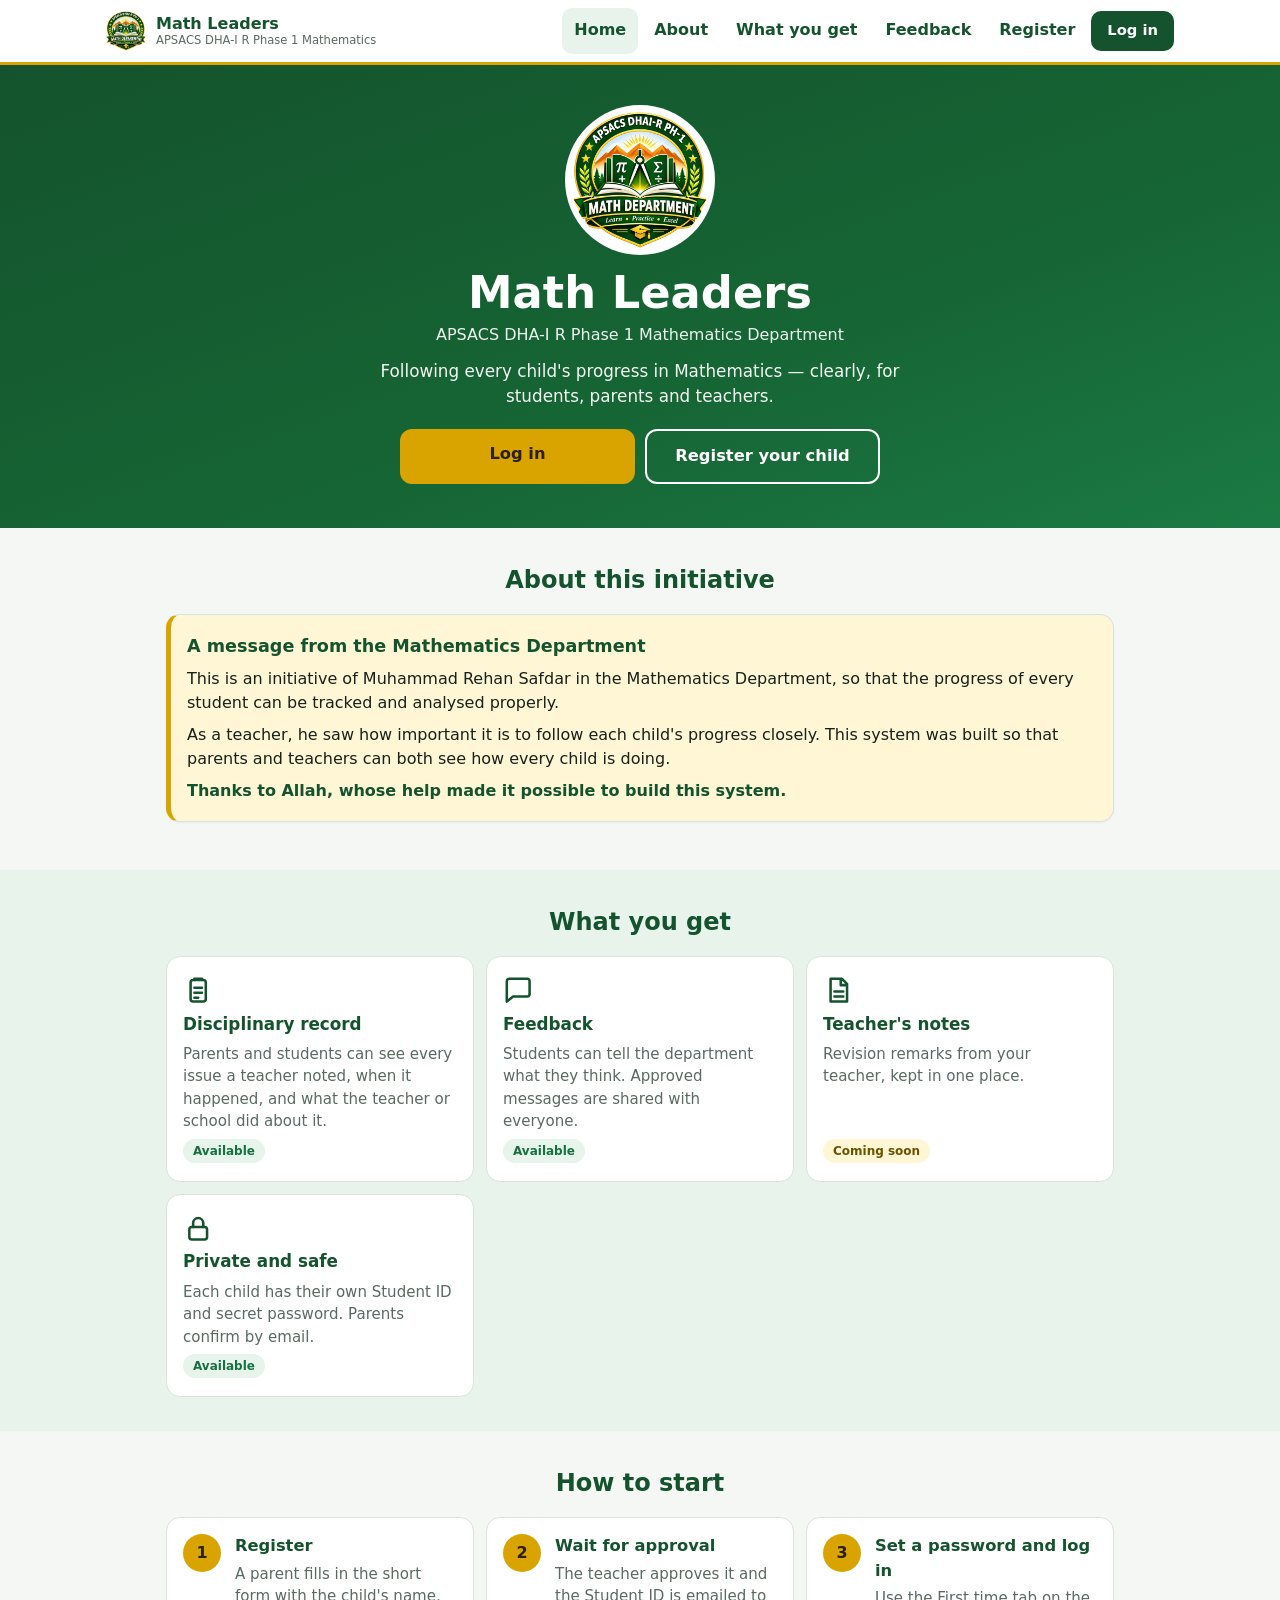
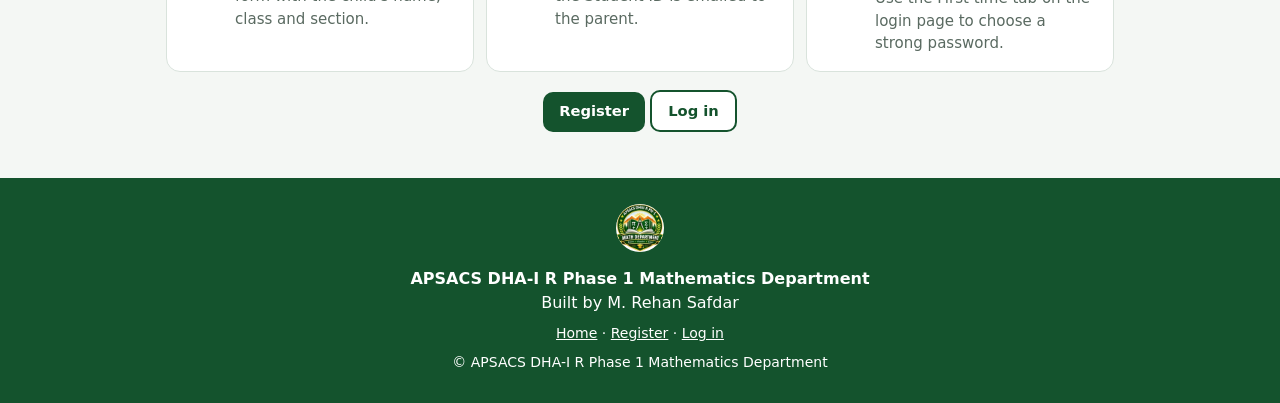
<file: index.html>
<!doctype html>
<html lang="en">
<head>
  <meta charset="utf-8">
  <meta name="viewport" content="width=device-width, initial-scale=1">
  <meta http-equiv="Content-Security-Policy" content="default-src 'self'; script-src 'self'; style-src 'self'; img-src 'self' data:; connect-src 'self' https://script.google.com https://script.googleusercontent.com; base-uri 'none'; form-action 'self'; object-src 'none'">
  <meta name="referrer" content="no-referrer">
  <meta name="theme-color" content="#14532d">
  <title>Math Leaders — APSACS DHA-I R Phase 1 Mathematics Department</title>
  <meta name="description" content="Math Leaders: track every student's progress in Mathematics. APSACS DHA-I R Phase 1 Mathematics Department.">
  <link rel="icon" type="image/png" sizes="32x32" href="assets/img/favicon-32.png">
  <link rel="icon" href="assets/img/favicon.ico">
  <link rel="apple-touch-icon" href="assets/img/apple-touch-icon.png">
  <link rel="stylesheet" href="assets/css/main.css">
</head>
<body data-page="home">
<header id="site-nav"></header>

<section class="landing-hero">
  <div class="container landing-hero__inner">
    <img class="landing-hero__logo" src="assets/img/logo-512.webp" width="150" height="150" alt="APSACS DHA-I R Phase 1 Mathematics Department logo">
    <h1 class="landing-hero__title">Math Leaders</h1>
    <p class="landing-hero__dept">APSACS DHA-I R Phase 1 Mathematics Department</p>
    <p class="landing-hero__tag">Following every child's progress in Mathematics — clearly, for students, parents and teachers.</p>
    <div class="landing-hero__cta">
      <a class="btn btn--gold" id="cta-login" href="login.html">Log in</a>
      <a class="btn btn--ghost btn--onhero" id="cta-register" href="register.html">Register your child</a>
    </div>
  </div>
</section>

<main>
  <section class="section" id="about" aria-labelledby="about-h">
    <div class="container">
      <h2 class="section__title" id="about-h">About this initiative</h2>
      <div id="initiative"></div>
    </div>
  </section>

  <section class="section section--tint" id="features" aria-labelledby="features-h">
    <div class="container">
      <h2 class="section__title" id="features-h">What you get</h2>
      <div class="featuregrid">
        <article class="feature"><span class="feature__ico" aria-hidden="true" data-icon="clipboard"></span><h3>Disciplinary record</h3><p>Parents and students can see every issue a teacher noted, when it happened, and what the teacher or school did about it.</p><span class="feature__tag feature__tag--live">Available</span></article>
        <article class="feature"><span class="feature__ico" aria-hidden="true" data-icon="chat"></span><h3>Feedback</h3><p>Students can tell the department what they think. Approved messages are shared with everyone.</p><span class="feature__tag feature__tag--live">Available</span></article>
        <article class="feature"><span class="feature__ico" aria-hidden="true" data-icon="note"></span><h3>Teacher's notes</h3><p>Revision remarks from your teacher, kept in one place.</p><span class="feature__tag">Coming soon</span></article>
        <article class="feature"><span class="feature__ico" aria-hidden="true" data-icon="lock"></span><h3>Private and safe</h3><p>Each child has their own Student ID and secret password. Parents confirm by email.</p><span class="feature__tag feature__tag--live">Available</span></article>
      </div>
    </div>
  </section>

  <section class="section" id="how" aria-labelledby="how-h">
    <div class="container">
      <h2 class="section__title" id="how-h">How to start</h2>
      <ol class="stepcards">
        <li class="stepcard"><span class="stepcard__n">1</span><div><h3>Register</h3><p>A parent fills in the short form with the child's name, class and section.</p></div></li>
        <li class="stepcard"><span class="stepcard__n">2</span><div><h3>Wait for approval</h3><p>The teacher approves it and the Student ID is emailed to the parent.</p></div></li>
        <li class="stepcard"><span class="stepcard__n">3</span><div><h3>Set a password and log in</h3><p>Use the First time tab on the login page to choose a strong password.</p></div></li>
      </ol>
      <p class="center"><a class="btn btn--small" href="register.html">Register</a> <a class="btn btn--small btn--ghost" href="login.html">Log in</a></p>
    </div>
  </section>

  <section class="section section--tint" id="voices" aria-labelledby="voices-h" hidden>
    <div class="container">
      <h2 class="section__title" id="voices-h">What students say</h2>
      <div class="voices" id="voices-list"></div>
    </div>
  </section>
</main>

<footer class="sitefooter">
  <div class="container">
    <img src="assets/img/logo-128.webp" width="48" height="48" alt="">
    <p><b>APSACS DHA-I R Phase 1 Mathematics Department</b><br>Built by M. Rehan Safdar</p>
    <p class="small"><a href="index.html">Home</a> · <a href="register.html">Register</a> · <a href="login.html">Log in</a></p>
    <p class="small">© APSACS DHA-I R Phase 1 Mathematics Department</p>
  </div>
</footer>
<noscript><div class="notice notice--bad">Please turn on JavaScript to use this site.</div></noscript>
<script src="assets/js/config.js"></script>
<script src="assets/js/storage.js"></script>
<script src="assets/js/ui.js"></script>
<script src="assets/js/api.js"></script>
<script src="assets/js/initiative.js"></script>
<script src="assets/js/datetime.js"></script>
<script src="assets/js/sitenav.js"></script>
<script src="assets/js/index.js"></script>
</body>
</html>
</file>
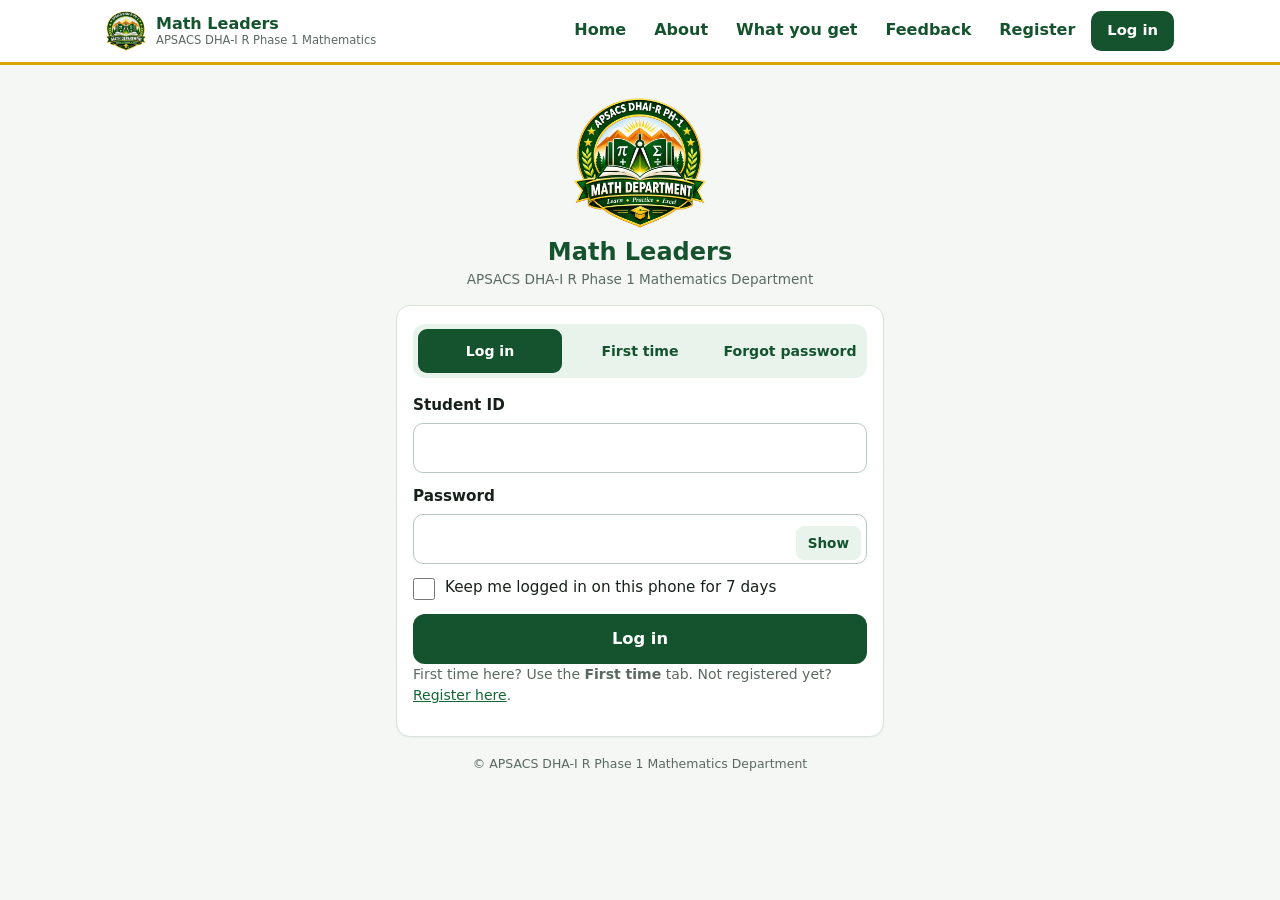
<file: dashboard.html>
<!doctype html>
<html lang="en">
<head>
  <meta charset="utf-8">
  <meta name="viewport" content="width=device-width, initial-scale=1">
  <meta http-equiv="Content-Security-Policy" content="default-src 'self'; script-src 'self'; style-src 'self'; img-src 'self' data:; connect-src 'self' https://script.google.com https://script.googleusercontent.com; base-uri 'none'; form-action 'self'; object-src 'none'">
  <meta name="referrer" content="no-referrer">
  <meta name="theme-color" content="#14532d">
  <title>Home — Math Leaders</title>
  <link rel="icon" type="image/png" sizes="32x32" href="assets/img/favicon-32.png">
  <link rel="icon" href="assets/img/favicon.ico">
  <link rel="apple-touch-icon" href="assets/img/apple-touch-icon.png">
  <link rel="stylesheet" href="assets/css/main.css">
</head>
<body>
<div class="shell">
  <aside class="side" id="app-side" aria-label="Menu"></aside>
  <div class="shell__body">
    <header class="topbar" id="app-header"></header>
    <main class="wrap wrap--app">
      <div id="loading" class="skeleton" aria-label="Loading"></div>
      <div id="home-msg" role="alert" hidden></div>
      <button class="btn btn--ghost" id="retry" type="button" hidden>Try again</button>

      <div id="home" hidden>
        <div class="card hello">
          <p class="greet" id="greet"></p>
          <p><span class="chip" id="chip-class"></span><span class="chip chip--gold" id="chip-section" hidden></span></p>
          <p class="muted small">Student ID: <b id="who"></b></p>
        </div>

        <div id="initiative"></div>
        <div class="notice notice--info" id="reply-note" hidden></div>

        <div class="card">
          <h2>Tests, school record &amp; feedback</h2>
          <ul class="gamelist">
            <li><span class="gamelist__ico" aria-hidden="true" data-icon="target"></span><div><div class="gamelist__t">Tests</div><div class="gamelist__d">Your diagnostic tests and results.</div></div><a class="gamelist__tag gamelist__tag--link" href="tests.html">Open</a></li>
            <li><span class="gamelist__ico" aria-hidden="true" data-icon="bolt"></span><div><div class="gamelist__t">Practice</div><div class="gamelist__d">Extra questions by chapter, with hints and solutions. Not marked.</div></div><a class="gamelist__tag gamelist__tag--link" href="practice.html">Open</a></li>
            <li><span class="gamelist__ico" aria-hidden="true" data-icon="book"></span><div><div class="gamelist__t">Exercises</div><div class="gamelist__d">Textbook exercises and worksheets with written solutions and videos.</div></div><a class="gamelist__tag gamelist__tag--link" href="exercises.html">Open</a></li>
            <li><span class="gamelist__ico" aria-hidden="true" data-icon="pencil"></span><div><div class="gamelist__t">Help &amp; requests</div><div class="gamelist__d">Ask your teacher about a question you did not understand, or ask for a recheck.</div></div><a class="gamelist__tag gamelist__tag--link" href="help.html">Open</a></li>
            <li><span class="gamelist__ico" aria-hidden="true" data-icon="clipboard"></span><div><div class="gamelist__t">Disciplinary issues</div><div class="gamelist__d">Anything your teachers noted, and what was done about it.</div></div><a class="gamelist__tag gamelist__tag--link" href="issues.html">Open</a></li>
            <li><span class="gamelist__ico" aria-hidden="true" data-icon="chat"></span><div><div class="gamelist__t">Feedback</div><div class="gamelist__d">Tell us what you think, and read what others say.</div></div><a class="gamelist__tag gamelist__tag--link" href="feedback.html">Open</a></li>
          </ul>
        </div>

        <div class="card">
          <h2>Teacher's notes</h2>
          <p class="muted">Your teacher's remarks about your copy and your work.</p>
          <ul class="gamelist">
            <li><span class="gamelist__ico" aria-hidden="true" data-icon="note"></span><div><div class="gamelist__t">Teacher's notes</div><div class="gamelist__d">Copy checks and remarks your teacher chose to show you.</div></div><a class="gamelist__tag gamelist__tag--link" href="notes.html">Open</a></li>
          </ul>
        </div>
      </div>
    </main>
  </div>
</div>
<div class="scrim" id="scrim" hidden></div>
<script src="assets/js/config.js"></script>
<script src="assets/js/storage.js"></script>
<script src="assets/js/ui.js"></script>
<script src="assets/js/api.js"></script>
<script src="assets/js/auth.js"></script>
<script src="assets/js/initiative.js"></script>
<script src="assets/js/datetime.js"></script>
<script src="assets/js/router.js"></script>
<script src="assets/js/dashboard.js"></script>
</body>
</html>
</file>
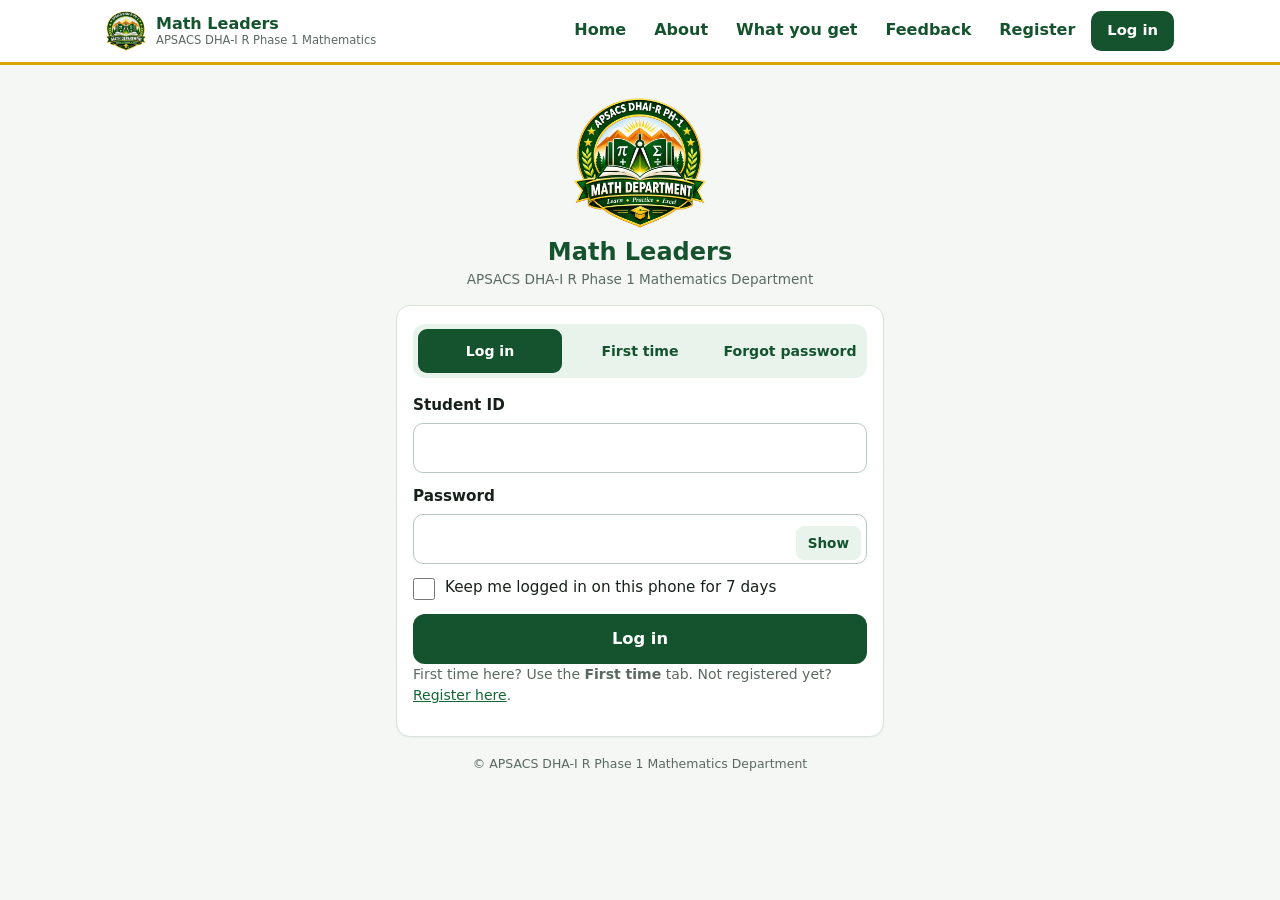
<file: exercises.html>
<!doctype html>
<html lang="en">
<head>
  <meta charset="utf-8">
  <meta name="viewport" content="width=device-width, initial-scale=1">
  <meta http-equiv="Content-Security-Policy" content="default-src 'self'; script-src 'self'; style-src 'self'; img-src 'self' data:; font-src 'self'; frame-src https://www.youtube-nocookie.com; connect-src 'self' https://script.google.com https://script.googleusercontent.com; base-uri 'none'; form-action 'self'; object-src 'none'">
  <meta name="referrer" content="no-referrer">
  <meta name="theme-color" content="#14532d">
  <title>Exercises — Math Leaders</title>
  <link rel="icon" type="image/png" sizes="32x32" href="assets/img/favicon-32.png">
  <link rel="icon" href="assets/img/favicon.ico">
  <link rel="apple-touch-icon" href="assets/img/apple-touch-icon.png">
  <link rel="stylesheet" href="assets/vendor/katex/katex.min.css">
  <link rel="stylesheet" href="assets/css/main.css">
</head>
<body>
<div class="shell">
  <aside class="side" id="app-side" aria-label="Menu"></aside>
  <div class="shell__body">
    <header class="topbar" id="app-header"></header>
    <main class="wrap wrap--app">
      <div id="loading" class="skeleton" aria-label="Loading"></div>
      <div id="page-msg" role="alert" hidden></div>
      <button class="btn btn--ghost" id="retry" type="button" hidden>Try again</button>
      <div id="ex-wrap" hidden>
        <div id="pick">
          <div class="card">
            <h1>Exercises &amp; worksheets</h1>
            <p class="muted">Your textbook exercises and worksheets, with a written solution for every question. Try each question on your own first, then check the solution. Some questions also have a video explanation. Did not understand? Tap “Samajh nahi aya?” under the question.</p>
          </div>
          <div id="chapters" class="list"></div>
          <div class="card" id="none-card" hidden><p class="muted">Your teacher has not added exercises for your class yet. Please check again soon.</p></div>
        </div>
        <div id="run" hidden>
          <div class="card">
            <button class="btn btn--ghost btn--small" id="back" type="button">← All chapters</button>
            <h1 id="run-title"></h1>
            <p class="small muted" id="run-sub"></p>
            <p class="small muted" id="q-count"></p>
          </div>
          <div id="q-list"></div>
          <div class="card" id="q-empty" hidden><p class="muted">There are no questions here yet.</p></div>
          <button class="btn btn--ghost" id="more" type="button" hidden>Show more questions</button>
        </div>
      </div>
    </main>
  </div>
</div>
<div class="scrim" id="scrim" hidden></div>
<script src="assets/vendor/katex/katex.min.js"></script>
<script src="assets/js/config.js"></script>
<script src="assets/js/storage.js"></script>
<script src="assets/js/ui.js"></script>
<script src="assets/js/api.js"></script>
<script src="assets/js/activity.js"></script>
<script src="assets/js/auth.js"></script>
<script src="assets/js/initiative.js"></script>
<script src="assets/js/datetime.js"></script>
<script src="assets/js/router.js"></script>
<script src="assets/js/tex.js"></script>
<script src="assets/js/ask.js"></script>
<script src="assets/js/pager.js"></script>
<script src="assets/js/video.js"></script>
<script src="assets/js/exercises.js"></script>
</body>
</html>
</file>
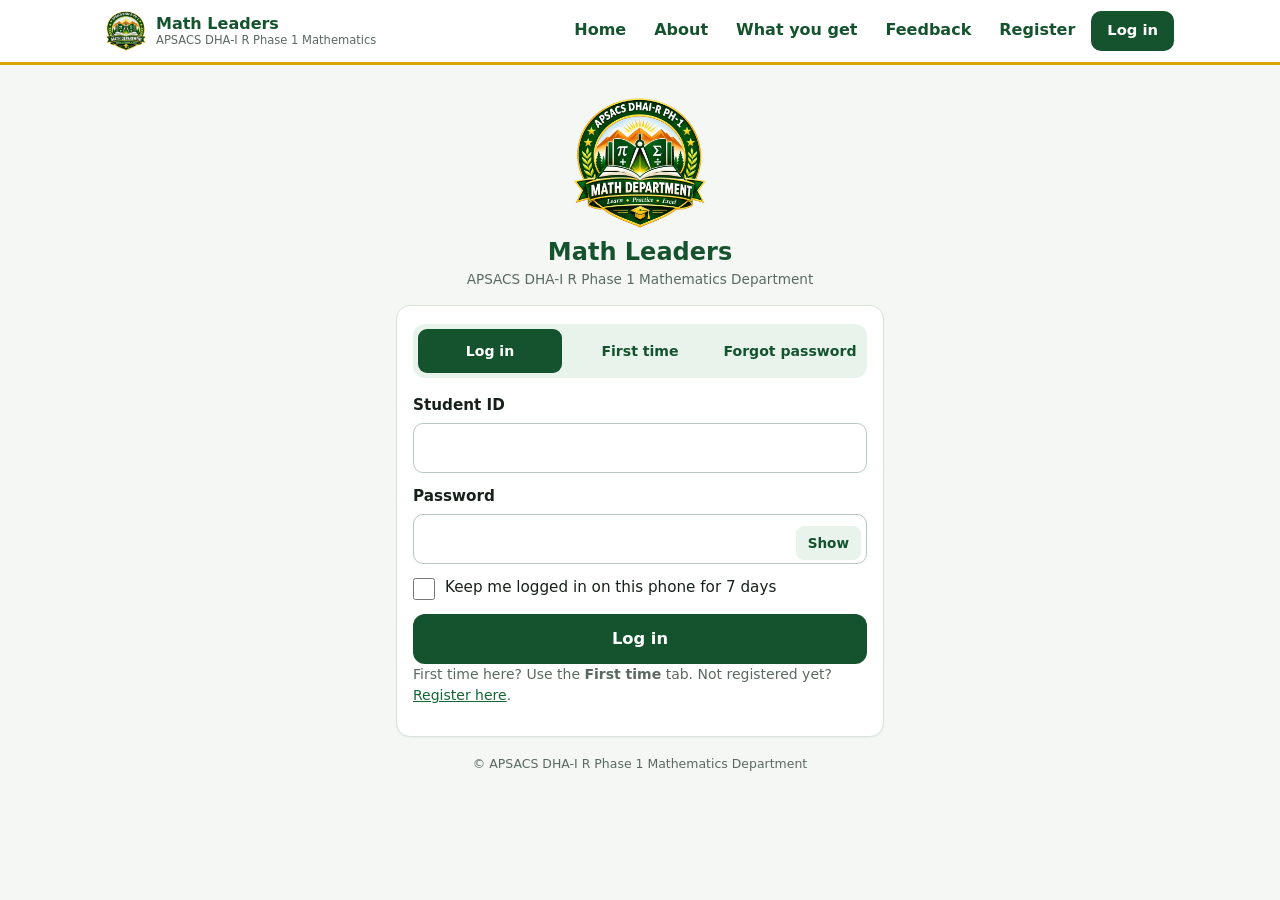
<file: feedback.html>
<!doctype html>
<html lang="en">
<head>
  <meta charset="utf-8">
  <meta name="viewport" content="width=device-width, initial-scale=1">
  <meta http-equiv="Content-Security-Policy" content="default-src 'self'; script-src 'self'; style-src 'self'; img-src 'self' data:; connect-src 'self' https://script.google.com https://script.googleusercontent.com; base-uri 'none'; form-action 'self'; object-src 'none'">
  <meta name="referrer" content="no-referrer">
  <meta name="theme-color" content="#14532d">
  <title>Feedback — Math Leaders</title>
  <link rel="icon" type="image/png" sizes="32x32" href="assets/img/favicon-32.png">
  <link rel="icon" href="assets/img/favicon.ico">
  <link rel="apple-touch-icon" href="assets/img/apple-touch-icon.png">
  <link rel="stylesheet" href="assets/css/main.css">
</head>
<body>
<div class="shell">
  <aside class="side" id="app-side" aria-label="Menu"></aside>
  <div class="shell__body">
    <header class="topbar" id="app-header"></header>
    <main class="wrap wrap--app">
      <div id="loading" class="skeleton" aria-label="Loading"></div>
      <div id="page-msg" role="alert" hidden></div>
      <button class="btn btn--ghost" id="retry" type="button" hidden>Try again</button>
      <div id="fb-wrap" hidden>
        <div class="card">
          <h1>Feedback</h1>
          <p class="muted">Tell the Mathematics Department what you think — what helps you, and what could be better. The administrator reads it first; if it is approved, other students will see it with your <b>first name and class only</b>.</p>
          <label for="fb-text">Your feedback</label>
          <textarea class="input input--area" id="fb-text" maxlength="400" rows="4" placeholder="Write at least 10 characters"></textarea>
          <p class="small muted"><span id="fb-count">0</span> / 400</p>
          <button class="btn" id="fb-send" type="button">Send my feedback</button>
          <div id="fb-msg" role="status" hidden></div>
        </div>
        <div class="card" id="mine-card" hidden>
          <h2>Your messages</h2>
          <div id="mine-list" class="list"></div>
        </div>
        <div class="card">
          <h2>What students say</h2>
          <p class="muted" id="all-empty" hidden>No feedback has been shared yet. Be the first!</p>
          <div id="all-list" class="voices voices--list"></div>
        </div>
      </div>
    </main>
  </div>
</div>
<div class="scrim" id="scrim" hidden></div>
<script src="assets/js/config.js"></script>
<script src="assets/js/storage.js"></script>
<script src="assets/js/ui.js"></script>
<script src="assets/js/api.js"></script>
<script src="assets/js/auth.js"></script>
<script src="assets/js/initiative.js"></script>
<script src="assets/js/datetime.js"></script>
<script src="assets/js/router.js"></script>
<script src="assets/js/feedback.js"></script>
</body>
</html>
</file>
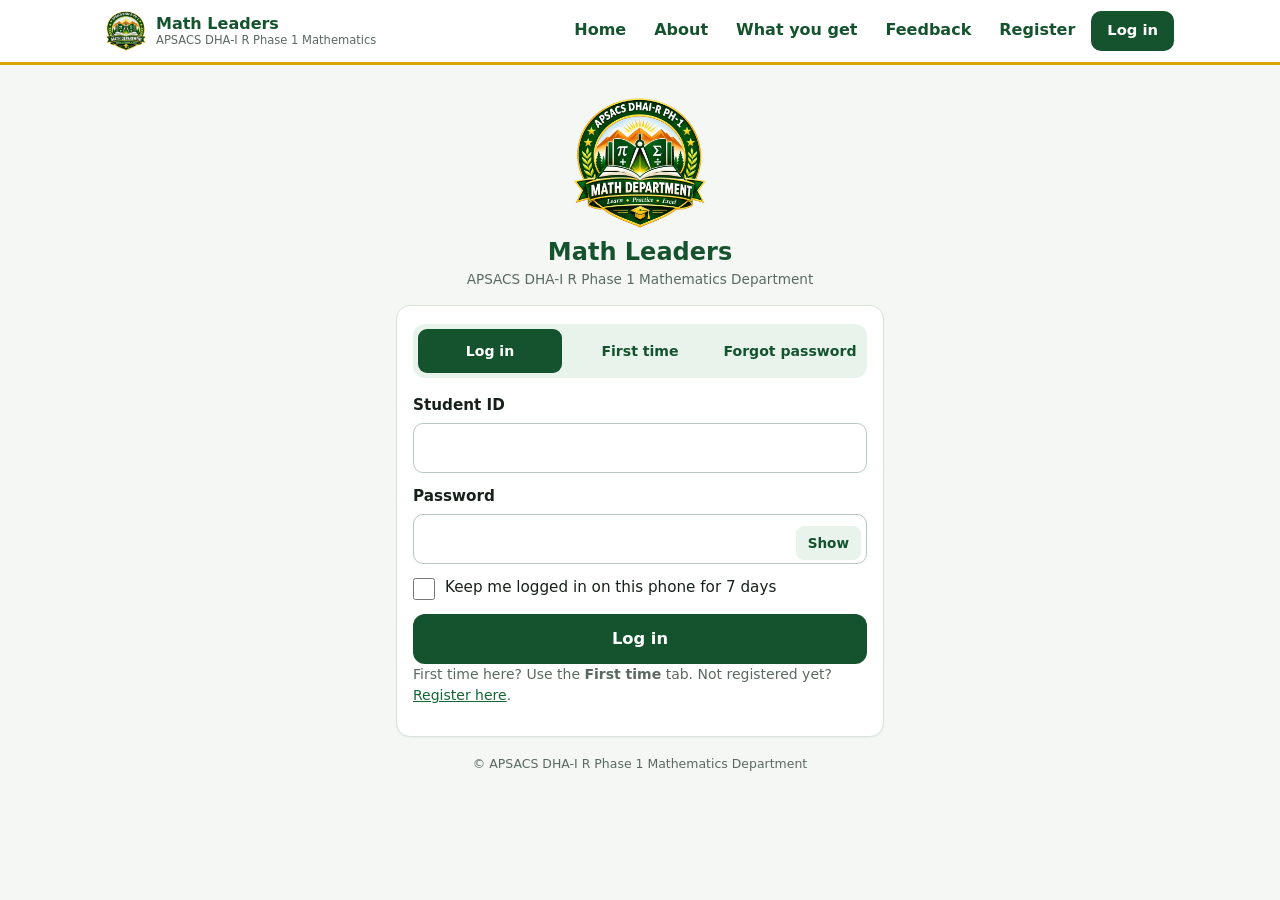
<file: help.html>
<!doctype html>
<html lang="en">
<head>
  <meta charset="utf-8">
  <meta name="viewport" content="width=device-width, initial-scale=1">
  <meta http-equiv="Content-Security-Policy" content="default-src 'self'; script-src 'self'; style-src 'self'; img-src 'self' data:; font-src 'self'; frame-src https://www.youtube-nocookie.com; connect-src 'self' https://script.google.com https://script.googleusercontent.com; base-uri 'none'; form-action 'self'; object-src 'none'">
  <meta name="referrer" content="no-referrer">
  <meta name="theme-color" content="#14532d">
  <title>Help &amp; requests — Math Leaders</title>
  <link rel="icon" type="image/png" sizes="32x32" href="assets/img/favicon-32.png">
  <link rel="icon" href="assets/img/favicon.ico">
  <link rel="apple-touch-icon" href="assets/img/apple-touch-icon.png">
  <link rel="stylesheet" href="assets/vendor/katex/katex.min.css">
  <link rel="stylesheet" href="assets/css/main.css">
</head>
<body>
<div class="shell">
  <aside class="side" id="app-side" aria-label="Menu"></aside>
  <div class="shell__body">
    <header class="topbar" id="app-header"></header>
    <main class="wrap wrap--app">
      <div id="loading" class="skeleton" aria-label="Loading"></div>
      <div id="page-msg" role="alert" hidden></div>
      <button class="btn btn--ghost" id="retry" type="button" hidden>Try again</button>
      <div id="help-wrap" hidden>
        <div class="card">
          <h1>Help &amp; requests</h1>
          <p class="muted">Did not understand a question? Ask your teacher. You can also ask for a recheck of a test result (open the result of the test and use “Ask for a recheck”). Replies appear here.</p>
        </div>
        <form class="card" id="ask-form" novalidate>
          <h2>Samajh nahi aya?</h2>
          <p class="hint">Type the question ID exactly as it is shown on the question (for example <b>T000012-003</b>), then say what you did not understand. You can also tap “Samajh nahi aya?” under any question in a test result.</p>
          <label for="a-qid">Question ID</label>
          <input class="input" id="a-qid" maxlength="30" autocomplete="off" autocapitalize="characters" placeholder="e.g. T000012-003">
          <label for="a-note">What did you not understand? (optional)</label>
          <textarea class="input input--written" id="a-note" rows="3" maxlength="300"></textarea>
          <div id="a-msg" role="alert" hidden></div>
          <button class="btn" id="a-send" type="submit">Send to my teacher</button>
        </form>
        <div id="req-list" class="list"></div>
        <p class="muted" id="req-empty" hidden>You have not asked anything yet.</p>
      </div>
    </main>
  </div>
</div>
<div class="scrim" id="scrim" hidden></div>
<script src="assets/vendor/katex/katex.min.js"></script>
<script src="assets/js/config.js"></script>
<script src="assets/js/storage.js"></script>
<script src="assets/js/ui.js"></script>
<script src="assets/js/api.js"></script>
<script src="assets/js/auth.js"></script>
<script src="assets/js/datetime.js"></script>
<script src="assets/js/router.js"></script>
<script src="assets/js/tex.js"></script>
<script src="assets/js/video.js"></script>
<script src="assets/js/help.js"></script>
</body>
</html>
</file>
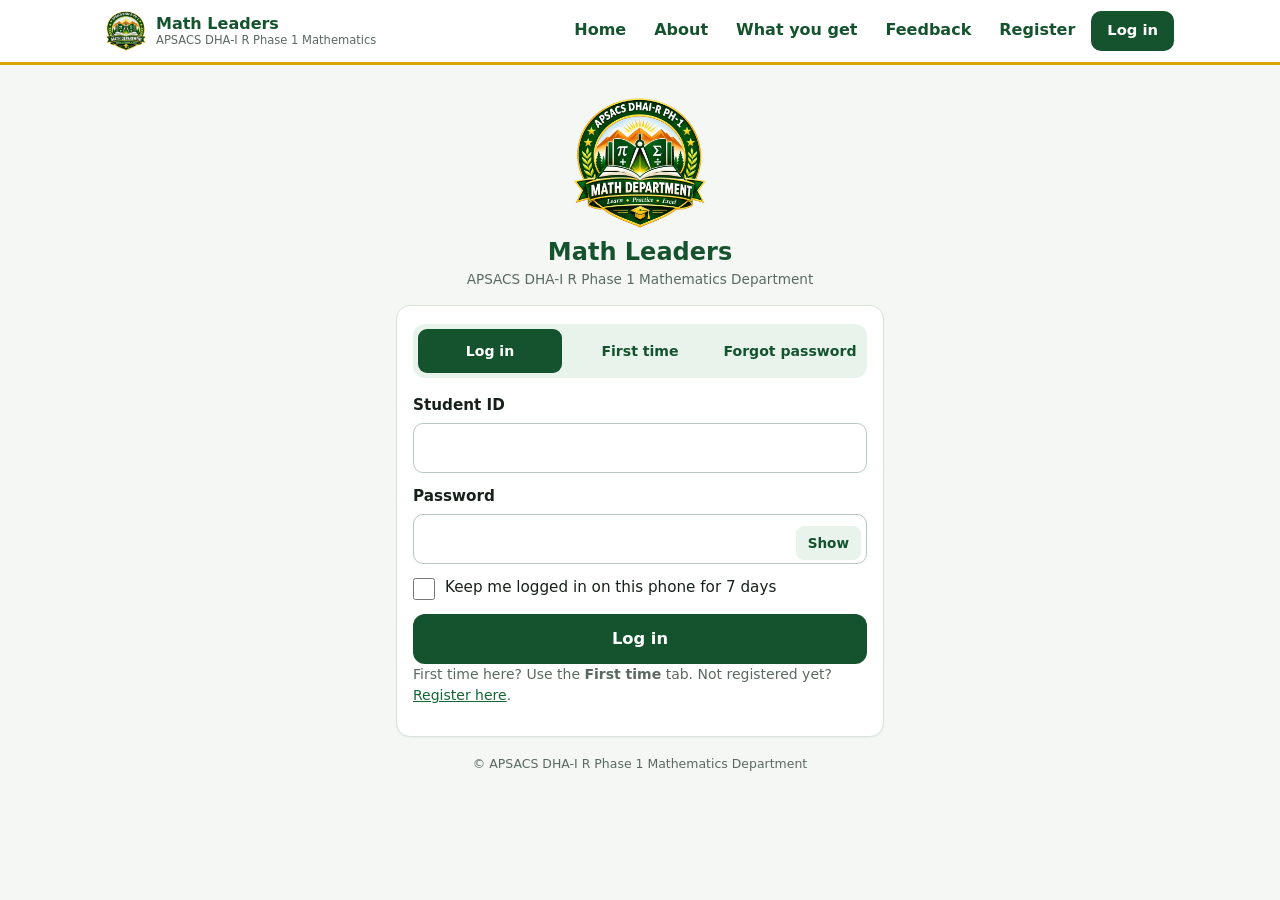
<file: issues.html>
<!doctype html>
<html lang="en">
<head>
  <meta charset="utf-8">
  <meta name="viewport" content="width=device-width, initial-scale=1">
  <meta http-equiv="Content-Security-Policy" content="default-src 'self'; script-src 'self'; style-src 'self'; img-src 'self' data:; connect-src 'self' https://script.google.com https://script.googleusercontent.com; base-uri 'none'; form-action 'self'; object-src 'none'">
  <meta name="referrer" content="no-referrer">
  <meta name="theme-color" content="#14532d">
  <title>Disciplinary issues — Math Leaders</title>
  <link rel="icon" type="image/png" sizes="32x32" href="assets/img/favicon-32.png">
  <link rel="icon" href="assets/img/favicon.ico">
  <link rel="apple-touch-icon" href="assets/img/apple-touch-icon.png">
  <link rel="stylesheet" href="assets/css/main.css">
</head>
<body>
<div class="shell">
  <aside class="side" id="app-side" aria-label="Menu"></aside>
  <div class="shell__body">
    <header class="topbar" id="app-header"></header>
    <main class="wrap wrap--app">
      <div id="loading" class="skeleton" aria-label="Loading"></div>
      <div id="page-msg" role="alert" hidden></div>
      <button class="btn btn--ghost" id="retry" type="button" hidden>Try again</button>
      <div id="issues-wrap" hidden>
        <div class="card">
          <h1>Disciplinary issues</h1>
          <p class="muted">Here you can see anything your teachers have noted about you, when it happened, and what the teacher or the school did about it. Only you can see your own issues.</p>
          <div class="tiles tiles--2">
            <div class="tile"><div class="tile__n" id="n-open">—</div><div class="tile__l">Open</div></div>
            <div class="tile"><div class="tile__n" id="n-total">—</div><div class="tile__l">All issues</div></div>
          </div>
        </div>
        <div class="card" id="none-card" hidden>
          <h2>No issues</h2>
          <p class="muted">Nothing has been noted about you. Keep up the good work!</p>
        </div>
        <div id="issue-list" class="issues"></div>
      </div>
    </main>
  </div>
</div>
<div class="scrim" id="scrim" hidden></div>
<script src="assets/js/config.js"></script>
<script src="assets/js/storage.js"></script>
<script src="assets/js/ui.js"></script>
<script src="assets/js/api.js"></script>
<script src="assets/js/auth.js"></script>
<script src="assets/js/initiative.js"></script>
<script src="assets/js/datetime.js"></script>
<script src="assets/js/router.js"></script>
<script src="assets/js/issues.js"></script>
</body>
</html>
</file>
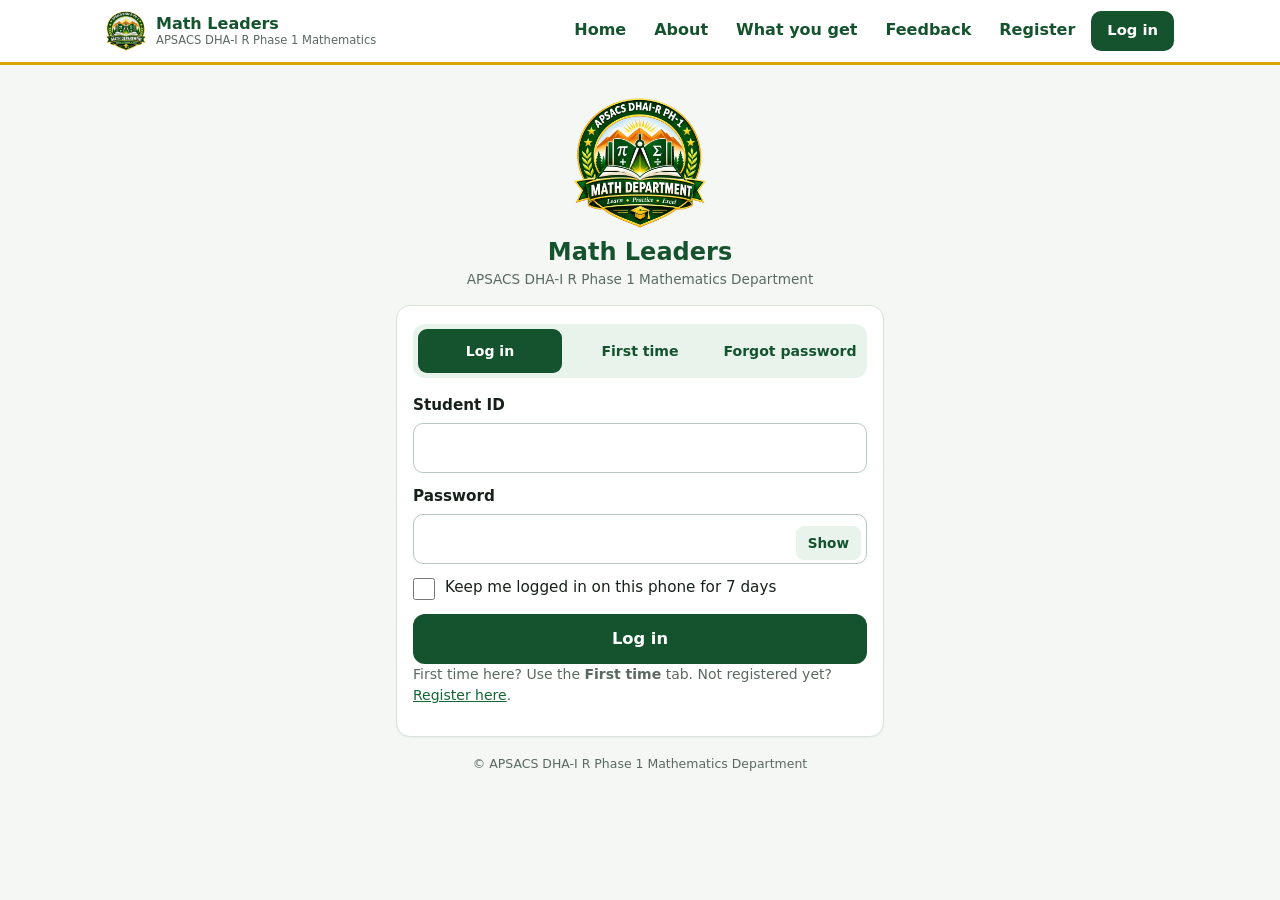
<file: login.html>
<!doctype html>
<html lang="en">
<head>
  <meta charset="utf-8">
  <meta name="viewport" content="width=device-width, initial-scale=1">
  <meta http-equiv="Content-Security-Policy" content="default-src 'self'; script-src 'self'; style-src 'self'; img-src 'self' data:; connect-src 'self' https://script.google.com https://script.googleusercontent.com; base-uri 'none'; form-action 'self'; object-src 'none'">
  <meta name="referrer" content="no-referrer">
  <meta name="theme-color" content="#14532d">
  <title>Log in — Math Leaders</title>
  <link rel="icon" type="image/png" sizes="32x32" href="assets/img/favicon-32.png">
  <link rel="icon" href="assets/img/favicon.ico">
  <link rel="apple-touch-icon" href="assets/img/apple-touch-icon.png">
  <link rel="stylesheet" href="assets/css/main.css">
</head>
<body data-page="login">
<header id="site-nav"></header>
<main class="wrap wrap--auth">
  <div class="hero">
    <img class="hero__logo" src="assets/img/logo-512.webp" width="132" height="132" alt="APSACS DHA-I R Phase 1 Mathematics Department logo">
    <h1 class="hero__title">Math Leaders</h1>
    <p class="hero__dept">APSACS DHA-I R Phase 1 Mathematics Department</p>
  </div>

  <div class="card">
    <div class="tabs" role="tablist" aria-label="What do you want to do?">
      <button class="tab" role="tab" id="tab-login" aria-selected="true" aria-controls="panel-login" type="button">Log in</button>
      <button class="tab" role="tab" id="tab-setpin" aria-selected="false" aria-controls="panel-pin" type="button">First time</button>
      <button class="tab" role="tab" id="tab-resetpin" aria-selected="false" aria-controls="panel-pin" type="button">Forgot password</button>
    </div>

    <div id="page-msg" role="status" aria-live="polite" hidden></div>

    <!-- LOG IN -->
    <section id="panel-login" role="tabpanel" aria-labelledby="tab-login">
      <form id="login-form" novalidate>
        <label for="l-id">Student ID</label>
        <input class="input input--id" id="l-id" name="username" autocomplete="username" autocapitalize="characters" spellcheck="false" maxlength="20">
        <label for="l-pin">Password</label>
        <div class="field-row">
          <input class="input input--pin" id="l-pin" name="password" type="password" autocomplete="current-password" autocapitalize="none" spellcheck="false" maxlength="16">
          <button class="toggle" type="button" data-toggle-pin="l-pin" aria-pressed="false">Show</button>
        </div>
        <label class="check"><input type="checkbox" id="l-remember"> <span>Keep me logged in on this phone for 7 days</span></label>
        <button class="btn" id="l-btn" type="submit">Log in</button>
      </form>
      <div id="login-msg" role="alert" hidden></div>
      <p class="small muted">First time here? Use the <b>First time</b> tab. Not registered yet? <a href="register.html">Register here</a>.</p>
    </section>

    <!-- FIRST TIME / FORGOT PASSWORD: step A = ID + password, step B = code from the email -->
    <section id="panel-pin" role="tabpanel" hidden>
      <h2 id="pin-title">Set your password</h2>
      <p class="muted" id="pin-intro">Choose your own password. Then we email a 6-digit code to the parent to confirm it.</p>

      <div id="step-pin">
        <label for="p-id">Student ID</label>
        <input class="input input--id" id="p-id" autocomplete="off" autocapitalize="characters" spellcheck="false" maxlength="20">
        <label for="p-pin">Choose a password (8 to 16 characters)</label>
        <div class="field-row">
          <input class="input input--pin" id="p-pin" type="password" autocomplete="new-password" autocapitalize="none" spellcheck="false" maxlength="16">
          <button class="toggle" type="button" data-toggle-pin="p-pin" aria-pressed="false">Show</button>
        </div>
        <ul class="small muted" id="pw-rules"><li>8 to 16 characters</li><li>At least one capital letter (A-Z) and one small letter (a-z)</li><li>At least one number (0-9)</li><li>At least one special character, like ! @ # $ %</li></ul>
        <label for="p-pin2">Type the password again</label>
        <input class="input input--pin" id="p-pin2" type="password" autocomplete="new-password" autocapitalize="none" spellcheck="false" maxlength="16">
        <button class="btn" id="p-send" type="button">Continue — email me a code</button>
      </div>

      <div id="step-code" hidden>
        <div class="notice notice--info" id="code-note"></div>
        <label for="p-code">6-digit code from the email</label>
        <input class="input input--pin" id="p-code" inputmode="numeric" autocomplete="one-time-code" maxlength="6">
        <button class="btn" id="p-save" type="button">Confirm and save my password</button>
        <button class="btn btn--ghost" id="p-resend" type="button">Send the code again</button>
        <button class="linkbtn" id="p-back" type="button">← Change the Student ID or password</button>
      </div>
      <div id="pin-msg" role="alert" hidden></div>
    </section>
  </div>

  <p class="footer">© APSACS DHA-I R Phase 1 Mathematics Department</p>
  <noscript><div class="notice notice--bad">Please turn on JavaScript to use this site.</div></noscript>
</main>
<script src="assets/js/config.js"></script>
<script src="assets/js/storage.js"></script>
<script src="assets/js/ui.js"></script>
<script src="assets/js/api.js"></script>
<script src="assets/js/auth.js"></script>
<script src="assets/js/sitenav.js"></script>
<script src="assets/js/login.js"></script>
</body>
</html>
</file>
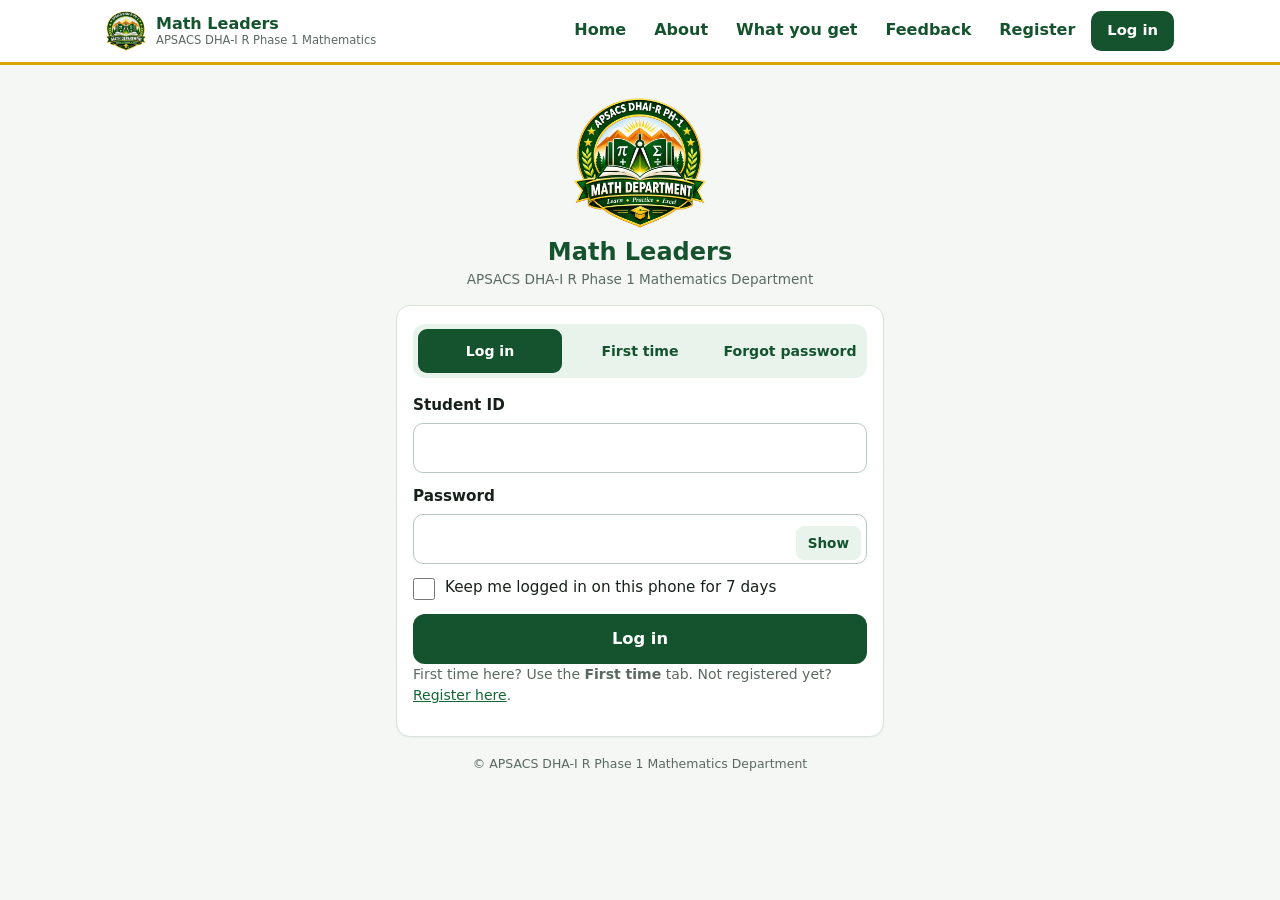
<file: notes.html>
<!doctype html>
<html lang="en">
<head>
  <meta charset="utf-8">
  <meta name="viewport" content="width=device-width, initial-scale=1">
  <meta http-equiv="Content-Security-Policy" content="default-src 'self'; script-src 'self'; style-src 'self'; img-src 'self' data:; connect-src 'self' https://script.google.com https://script.googleusercontent.com; base-uri 'none'; form-action 'self'; object-src 'none'">
  <meta name="referrer" content="no-referrer">
  <meta name="theme-color" content="#14532d">
  <title>Teacher's notes — Math Leaders</title>
  <link rel="icon" type="image/png" sizes="32x32" href="assets/img/favicon-32.png">
  <link rel="icon" href="assets/img/favicon.ico">
  <link rel="apple-touch-icon" href="assets/img/apple-touch-icon.png">
  <link rel="stylesheet" href="assets/css/main.css">
</head>
<body>
<div class="shell">
  <aside class="side" id="app-side" aria-label="Menu"></aside>
  <div class="shell__body">
    <header class="topbar" id="app-header"></header>
    <main class="wrap wrap--app">
      <div id="loading" class="skeleton" aria-label="Loading"></div>
      <div id="page-msg" role="alert" hidden></div>
      <button class="btn btn--ghost" id="retry" type="button" hidden>Try again</button>
      <div id="notes-wrap" hidden>
        <div class="card">
          <h1>Teacher's notes</h1>
          <p class="muted">Your teachers' remarks about your copy and your work. Only the notes your teacher chose to show you appear here.</p>
        </div>
        <div class="card" id="none-card" hidden><p class="muted">No notes yet. When your teacher checks your copy or writes a remark for you, it will appear here.</p></div>
        <div id="note-list" class="list"></div>
      </div>
    </main>
  </div>
</div>
<div class="scrim" id="scrim" hidden></div>
<script src="assets/js/config.js"></script>
<script src="assets/js/storage.js"></script>
<script src="assets/js/ui.js"></script>
<script src="assets/js/api.js"></script>
<script src="assets/js/auth.js"></script>
<script src="assets/js/initiative.js"></script>
<script src="assets/js/datetime.js"></script>
<script src="assets/js/router.js"></script>
<script src="assets/js/notes.js"></script>
</body>
</html>
</file>
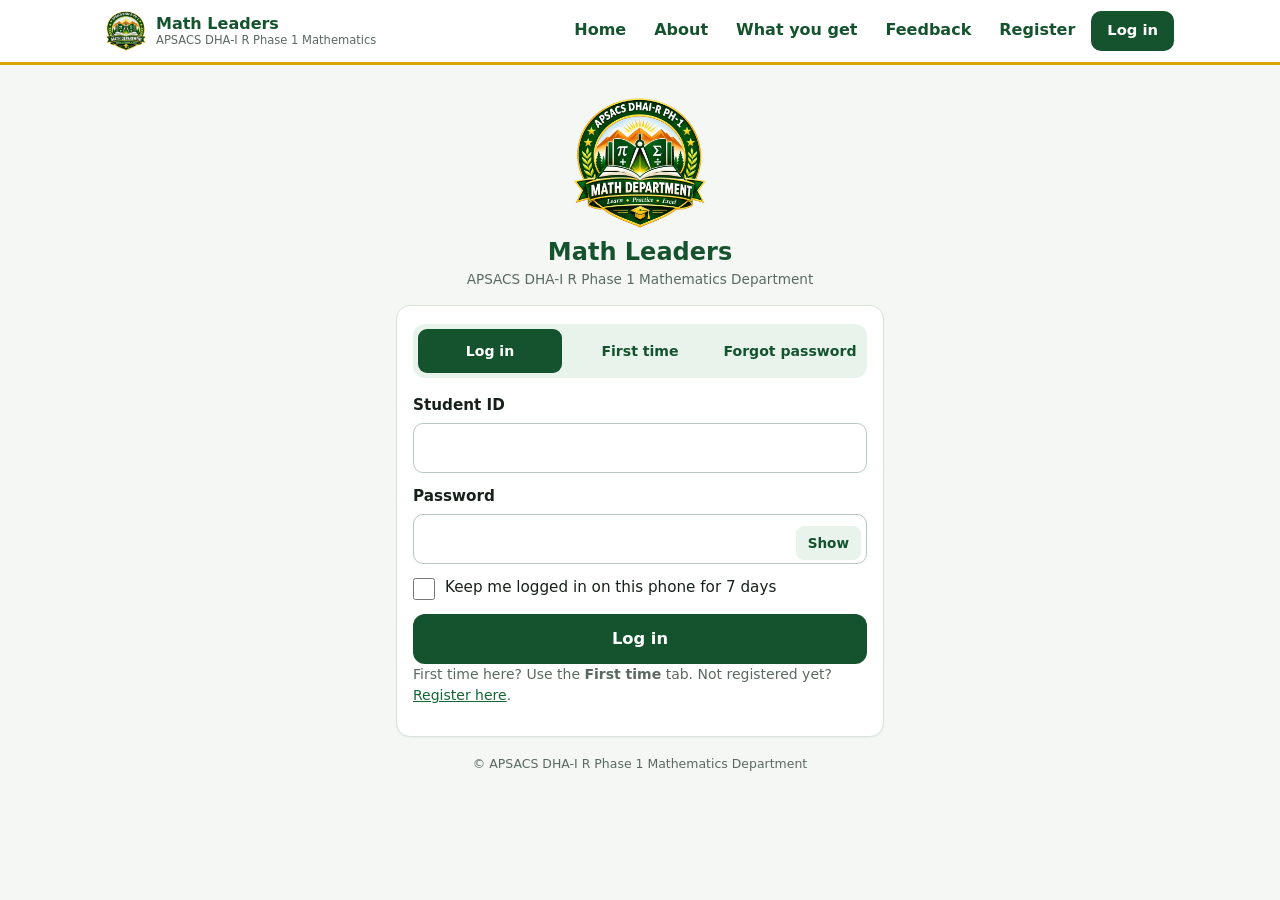
<file: practice.html>
<!doctype html>
<html lang="en">
<head>
  <meta charset="utf-8">
  <meta name="viewport" content="width=device-width, initial-scale=1">
  <meta http-equiv="Content-Security-Policy" content="default-src 'self'; script-src 'self'; style-src 'self'; img-src 'self' data:; font-src 'self'; connect-src 'self' https://script.google.com https://script.googleusercontent.com; base-uri 'none'; form-action 'self'; object-src 'none'">
  <meta name="referrer" content="no-referrer">
  <meta name="theme-color" content="#14532d">
  <title>Practice — Math Leaders</title>
  <link rel="icon" type="image/png" sizes="32x32" href="assets/img/favicon-32.png">
  <link rel="icon" href="assets/img/favicon.ico">
  <link rel="apple-touch-icon" href="assets/img/apple-touch-icon.png">
  <link rel="stylesheet" href="assets/vendor/katex/katex.min.css">
  <link rel="stylesheet" href="assets/css/main.css">
</head>
<body>
<div class="shell">
  <aside class="side" id="app-side" aria-label="Menu"></aside>
  <div class="shell__body">
    <header class="topbar" id="app-header"></header>
    <main class="wrap wrap--app">
      <div id="loading" class="skeleton" aria-label="Loading"></div>
      <div id="page-msg" role="alert" hidden></div>
      <button class="btn btn--ghost" id="retry" type="button" hidden>Try again</button>
      <div id="practice-wrap" hidden>
        <div id="pick">
          <div class="card">
            <h1>Practice</h1>
            <p class="muted">Extra questions to practise a chapter. Your answers are not marked, so try without fear. The page only counts how many questions you tried, how many you got right the first time and how many solutions you opened, so your weekly report can show how much you practised. What you type is not saved or sent. Use the hint if you are stuck, then check the full solution.</p>
          </div>
          <div id="chapters" class="list"></div>
          <div class="card" id="none-card" hidden><p class="muted">Your teacher has not added practice questions for your class yet. Please check again soon.</p></div>
        </div>
        <div id="run" hidden>
          <div class="card">
            <button class="btn btn--ghost btn--small" id="back" type="button">← All chapters</button>
            <h1 id="run-title"></h1>
            <p class="small muted" id="q-count"></p>
          </div>
          <div id="q-list"></div>
          <div class="card" id="q-empty" hidden><p class="muted">There are no questions here yet.</p></div>
          <button class="btn btn--ghost" id="more" type="button" hidden>Show more questions</button>
        </div>
      </div>
    </main>
  </div>
</div>
<div class="scrim" id="scrim" hidden></div>
<script src="assets/vendor/katex/katex.min.js"></script>
<script src="assets/js/config.js"></script>
<script src="assets/js/storage.js"></script>
<script src="assets/js/ui.js"></script>
<script src="assets/js/api.js"></script>
<script src="assets/js/activity.js"></script>
<script src="assets/js/auth.js"></script>
<script src="assets/js/initiative.js"></script>
<script src="assets/js/datetime.js"></script>
<script src="assets/js/router.js"></script>
<script src="assets/js/tex.js"></script>
<script src="assets/js/ask.js"></script>
<script src="assets/js/pager.js"></script>
<script src="assets/js/practice.js"></script>
</body>
</html>
</file>
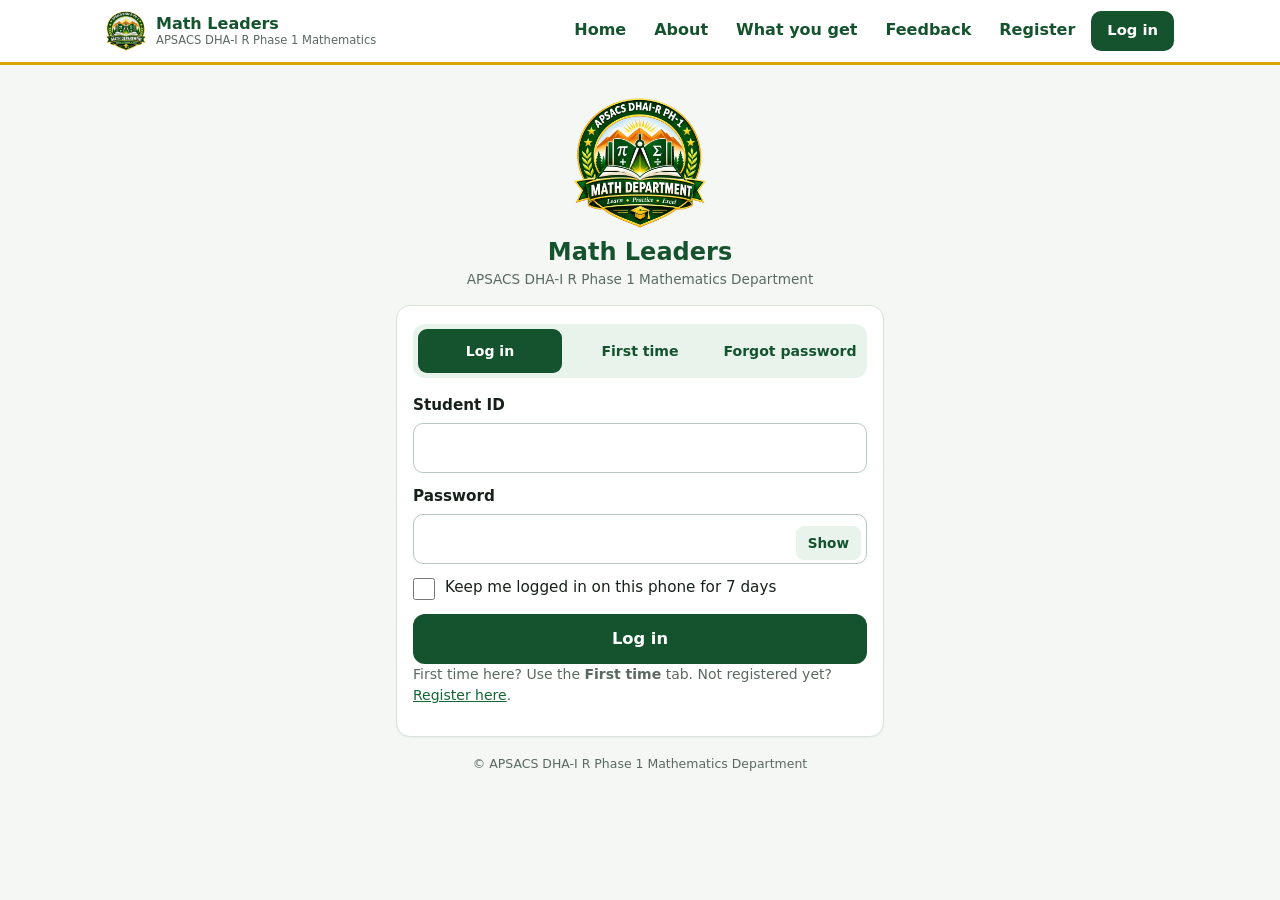
<file: profile.html>
<!doctype html>
<html lang="en">
<head>
  <meta charset="utf-8">
  <meta name="viewport" content="width=device-width, initial-scale=1">
  <meta http-equiv="Content-Security-Policy" content="default-src 'self'; script-src 'self'; style-src 'self'; img-src 'self' data:; connect-src 'self' https://script.google.com https://script.googleusercontent.com; base-uri 'none'; form-action 'self'; object-src 'none'">
  <meta name="referrer" content="no-referrer">
  <meta name="theme-color" content="#14532d">
  <title>Profile — Math Leaders</title>
  <link rel="icon" type="image/png" sizes="32x32" href="assets/img/favicon-32.png">
  <link rel="icon" href="assets/img/favicon.ico">
  <link rel="apple-touch-icon" href="assets/img/apple-touch-icon.png">
  <link rel="stylesheet" href="assets/css/main.css">
</head>
<body>
<div class="shell">
  <aside class="side" id="app-side" aria-label="Menu"></aside>
  <div class="shell__body">
    <header class="topbar" id="app-header"></header>
    <main class="wrap wrap--app">
      <div id="loading" class="skeleton" aria-label="Loading"></div>
      <div id="prof-msg" role="alert" hidden></div>
      <button class="btn btn--ghost" id="retry" type="button" hidden>Try again</button>

      <div id="prof" hidden>
        <div class="card">
          <h2>My details</h2>
          <dl class="kv">
            <dt>Student ID</dt><dd class="idbox" id="p-id"></dd>
            <dt>Name</dt><dd id="p-name"></dd>
            <dt>Father's name</dt><dd id="p-father"></dd>
            <dt>Class</dt><dd id="p-class"></dd>
            <dt>Section</dt><dd id="p-section"></dd>
          </dl>
          <p class="small muted">Something wrong in these details? Please tell your teacher.</p>
        </div>

        <div class="card">
          <h2>Password</h2>
          <button class="btn btn--ghost" id="change-pin" type="button">Change my password</button>
          <p class="small muted">To change the password we log you out, then you choose a new password and confirm it with a code emailed to the parent.</p>
        </div>
      </div>
    </main>
  </div>
</div>
<div class="scrim" id="scrim" hidden></div>
<script src="assets/js/config.js"></script>
<script src="assets/js/storage.js"></script>
<script src="assets/js/ui.js"></script>
<script src="assets/js/api.js"></script>
<script src="assets/js/auth.js"></script>
<script src="assets/js/initiative.js"></script>
<script src="assets/js/datetime.js"></script>
<script src="assets/js/router.js"></script>
<script src="assets/js/profile.js"></script>
</body>
</html>
</file>
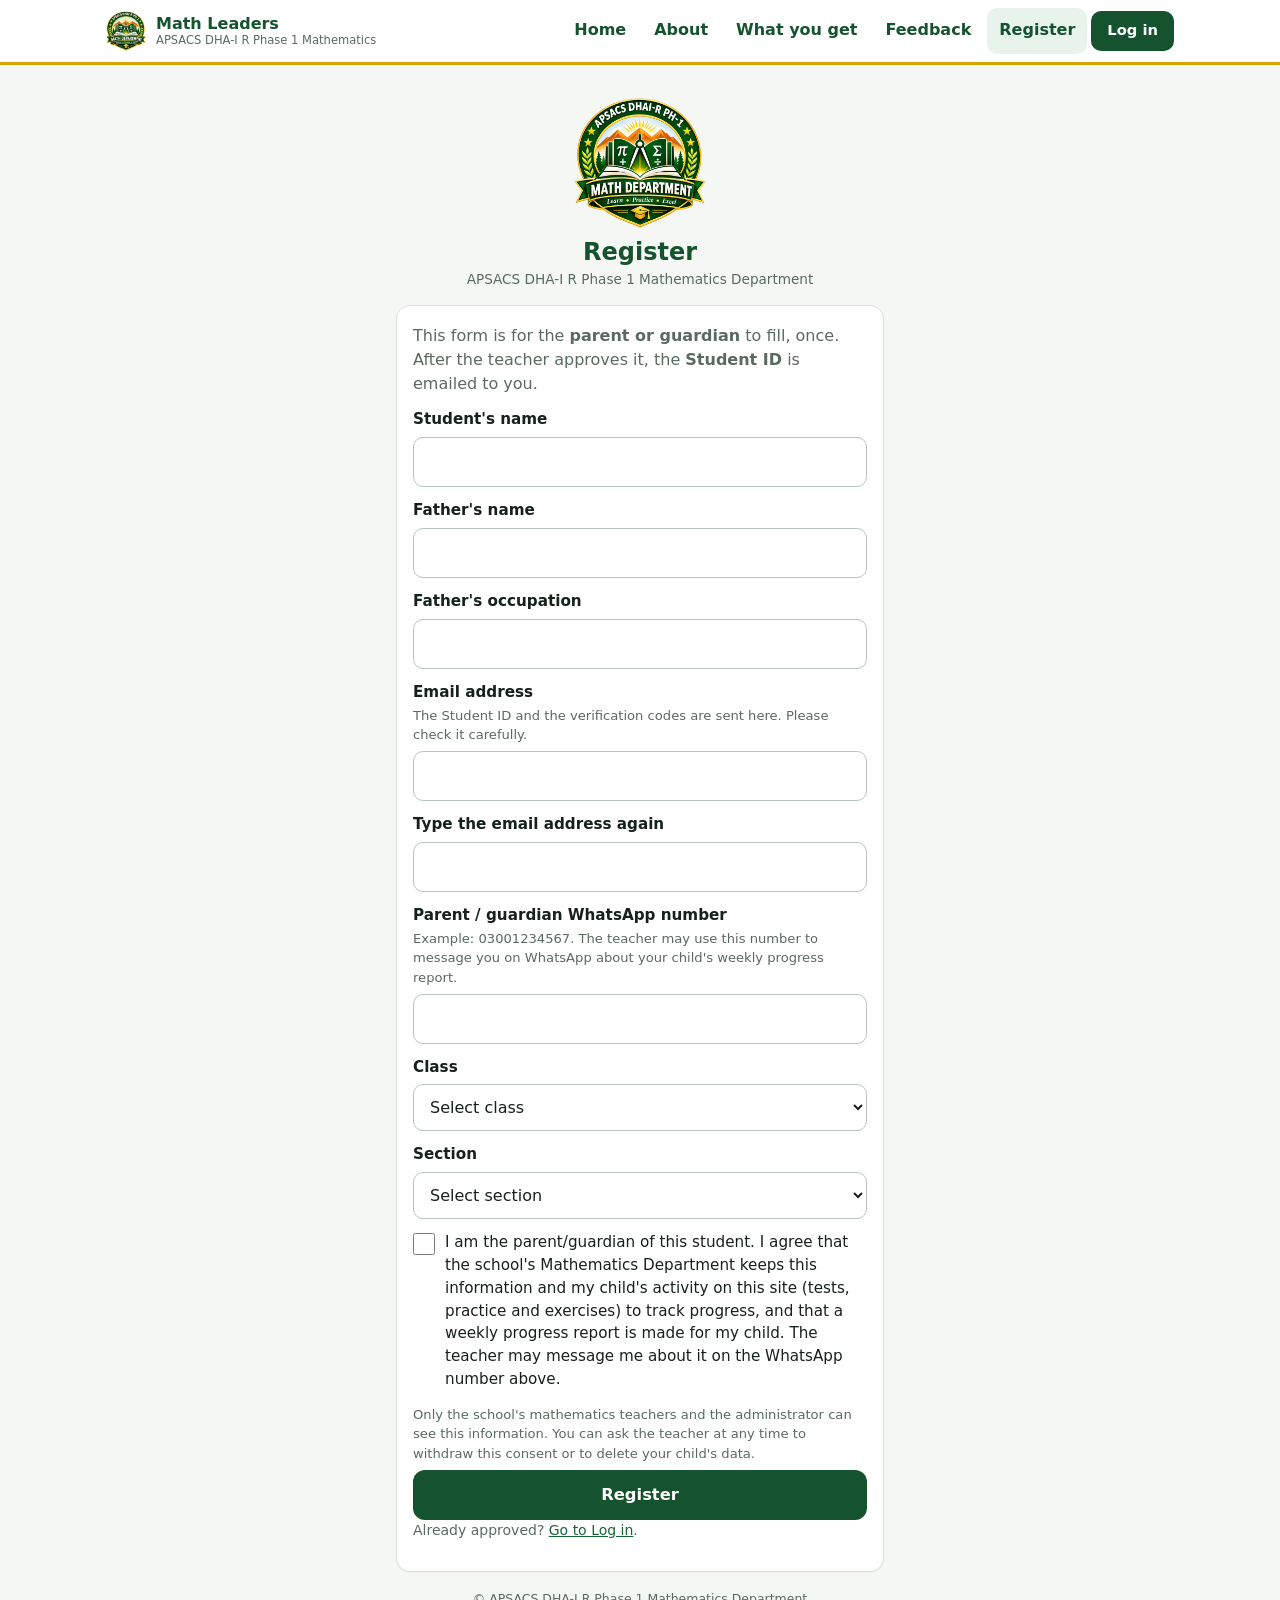
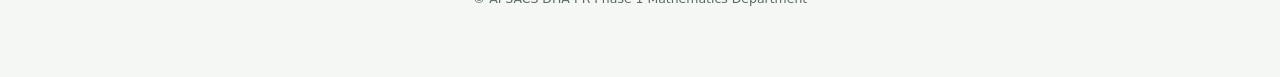
<file: register.html>
<!doctype html>
<html lang="en">
<head>
  <meta charset="utf-8">
  <meta name="viewport" content="width=device-width, initial-scale=1">
  <meta http-equiv="Content-Security-Policy" content="default-src 'self'; script-src 'self'; style-src 'self'; img-src 'self' data:; connect-src 'self' https://script.google.com https://script.googleusercontent.com; base-uri 'none'; form-action 'self'; object-src 'none'">
  <meta name="referrer" content="no-referrer">
  <meta name="theme-color" content="#14532d">
  <title>Register — Math Leaders</title>
  <link rel="icon" type="image/png" sizes="32x32" href="assets/img/favicon-32.png">
  <link rel="icon" href="assets/img/favicon.ico">
  <link rel="apple-touch-icon" href="assets/img/apple-touch-icon.png">
  <link rel="stylesheet" href="assets/css/main.css">
</head>
<body data-page="register">
<header id="site-nav"></header>
<main class="wrap wrap--auth">
  <div class="hero">
    <img class="hero__logo" src="assets/img/logo-512.webp" width="132" height="132" alt="APSACS DHA-I R Phase 1 Mathematics Department logo">
    <h1 class="hero__title">Register</h1>
    <p class="hero__dept">APSACS DHA-I R Phase 1 Mathematics Department</p>
  </div>

  <div class="card" id="reg-card">
    <p class="muted">This form is for the <b>parent or guardian</b> to fill, once. After the teacher approves it, the <b>Student ID</b> is emailed to you.</p>
    <form id="reg-form" novalidate>
      <label for="studentName">Student's name</label>
      <input class="input" id="studentName" autocomplete="off" maxlength="80">

      <label for="fatherName">Father's name</label>
      <input class="input" id="fatherName" autocomplete="off" maxlength="80">

      <label for="fatherOccupation">Father's occupation</label>
      <input class="input" id="fatherOccupation" autocomplete="off" maxlength="80">

      <label for="email">Email address</label>
      <p class="hint">The Student ID and the verification codes are sent here. Please check it carefully.</p>
      <input class="input" id="email" type="email" inputmode="email" autocomplete="email" autocapitalize="none" spellcheck="false" maxlength="120">

      <label for="email2">Type the email address again</label>
      <input class="input" id="email2" type="email" inputmode="email" autocomplete="off" autocapitalize="none" spellcheck="false" maxlength="120">

      <label for="parentPhone">Parent / guardian WhatsApp number</label>
      <p class="hint">Example: 03001234567. The teacher may use this number to message you on WhatsApp about your child's weekly progress report.</p>
      <input class="input" id="parentPhone" type="tel" inputmode="tel" autocomplete="tel" maxlength="20">

      <label for="classLevel">Class</label>
      <select class="input" id="classLevel"></select>

      <label for="section">Section</label>
      <select class="input" id="section"></select>

      <div class="trap" aria-hidden="true">
        <label for="website">Leave this field empty</label>
        <input id="website" name="website" tabindex="-1" autocomplete="off">
      </div>

      <label class="check"><input type="checkbox" id="consent"> <span>I am the parent/guardian of this student. I agree that the school's Mathematics Department keeps this information and my child's activity on this site (tests, practice and exercises) to track progress, and that a weekly progress report is made for my child. The teacher may message me about it on the WhatsApp number above.</span></label>
      <p class="hint">Only the school's mathematics teachers and the administrator can see this information. You can ask the teacher at any time to withdraw this consent or to delete your child's data.</p>

      <button class="btn" id="reg-btn" type="submit">Register</button>
    </form>
    <div id="reg-msg" role="alert" hidden></div>
    <p class="small muted">Already approved? <a href="login.html">Go to Log in</a>.</p>
  </div>

  <div class="card" id="done-card" hidden>
    <h2>Registration received</h2>
    <div id="done-msg" class="notice notice--ok"></div>
    <p><b>What happens next</b></p>
    <ol class="steps">
      <li>The teacher approves your registration.</li>
      <li>You get an email with the <b>Student ID</b>.</li>
      <li>Open <b>Log in → First time</b>, type the Student ID, enter the code from your email and choose a password (8 to 16 characters with a capital letter, a small letter, a number and a special character).</li>
      <li>The emails come from the department. If you do not see one, <b>also check the Spam / Junk folder</b> and mark it "Not spam".</li>
    </ol>
    <a class="btn btn--ghost" href="login.html">Go to Log in</a>
  </div>

  <p class="footer">© APSACS DHA-I R Phase 1 Mathematics Department</p>
  <noscript><div class="notice notice--bad">Please turn on JavaScript to use this site.</div></noscript>
</main>
<script src="assets/js/config.js"></script>
<script src="assets/js/storage.js"></script>
<script src="assets/js/ui.js"></script>
<script src="assets/js/api.js"></script>
<script src="assets/js/sitenav.js"></script>
<script src="assets/js/register.js"></script>
</body>
</html>
</file>
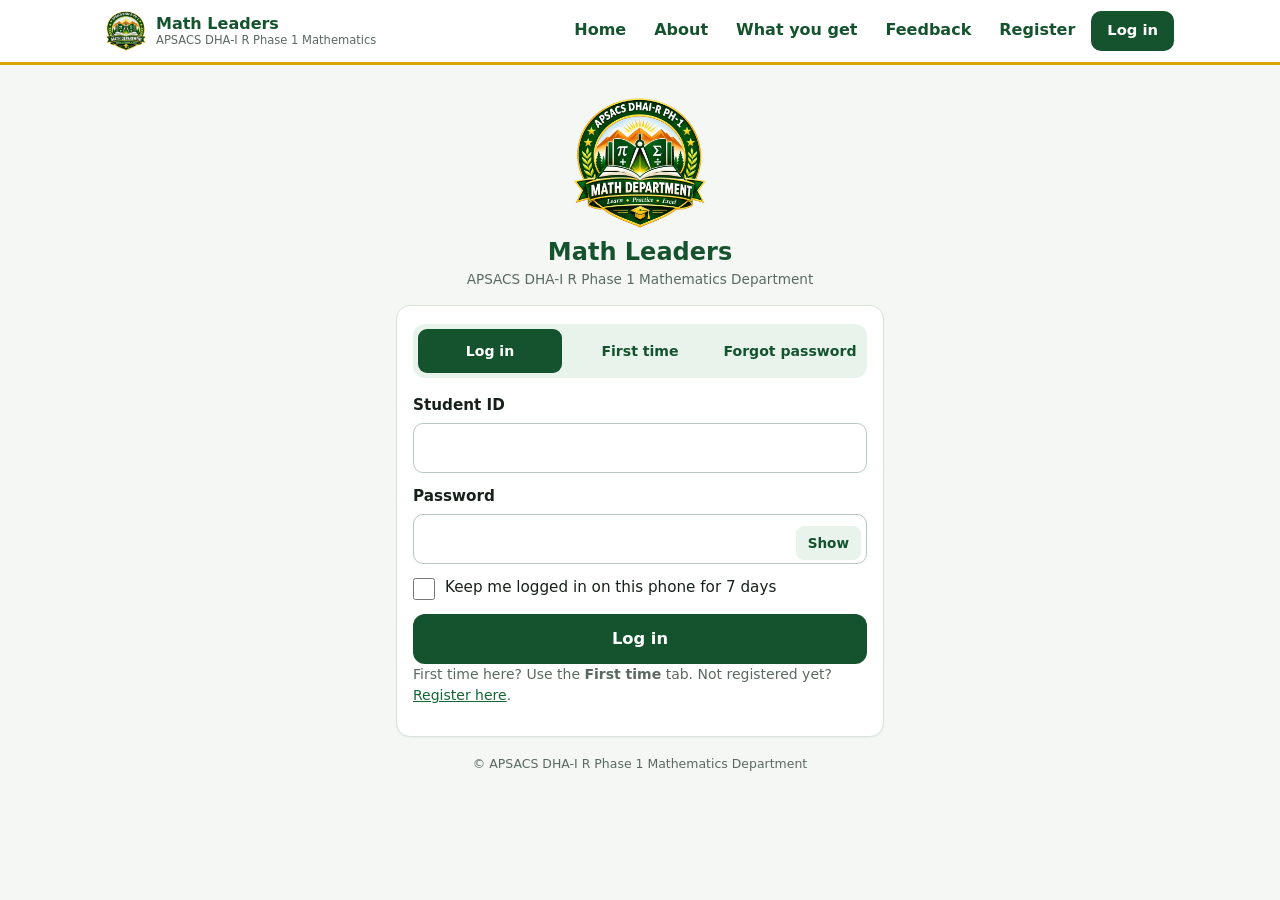
<file: report.html>
<!doctype html>
<html lang="en">
<head>
  <meta charset="utf-8">
  <meta name="viewport" content="width=device-width, initial-scale=1">
  <meta http-equiv="Content-Security-Policy" content="default-src 'self'; script-src 'self'; style-src 'self'; img-src 'self' data:; connect-src 'self' https://script.google.com https://script.googleusercontent.com; base-uri 'none'; form-action 'self'; object-src 'none'">
  <meta name="referrer" content="no-referrer">
  <meta name="theme-color" content="#14532d">
  <title>Weekly report — Math Leaders</title>
  <link rel="icon" type="image/png" sizes="32x32" href="assets/img/favicon-32.png">
  <link rel="icon" href="assets/img/favicon.ico">
  <link rel="apple-touch-icon" href="assets/img/apple-touch-icon.png">
  <link rel="stylesheet" href="assets/css/main.css">
</head>
<body>
<div class="shell">
  <aside class="side" id="app-side" aria-label="Menu"></aside>
  <div class="shell__body">
    <header class="topbar" id="app-header"></header>
    <main class="wrap wrap--app">
      <div id="loading" class="skeleton" aria-label="Loading"></div>
      <div id="page-msg" role="alert" hidden></div>
      <button class="btn btn--ghost" id="retry" type="button" hidden>Try again</button>
      <div class="card lockbanner" id="lock-banner" role="status" hidden>
        <span class="lockbanner__ico" aria-hidden="true" data-icon="lock"></span>
        <div><strong>Your weekly report is ready.</strong> Read it to the end and press <em>I have read the report</em>. The other tabs open as soon as you do.</div>
      </div>
      <div id="report-wrap" hidden>
        <div class="card">
          <h1>Weekly report</h1>
          <p class="muted">A new report is made by the system every Friday at 5:00 PM. Please read it with your parents.</p>
        </div>
        <div class="card" id="none-card" hidden><p class="muted">No report yet. Your first weekly report will appear here after the next Friday, 5:00 PM.</p></div>
        <div id="report-list" class="reports"></div>
      </div>
    </main>
  </div>
</div>
<div class="scrim" id="scrim" hidden></div>
<script src="assets/js/config.js"></script>
<script src="assets/js/storage.js"></script>
<script src="assets/js/ui.js"></script>
<script src="assets/js/api.js"></script>
<script src="assets/js/auth.js"></script>
<script src="assets/js/initiative.js"></script>
<script src="assets/js/datetime.js"></script>
<script src="assets/js/router.js"></script>
<script src="assets/js/report.js"></script>
</body>
</html>
</file>
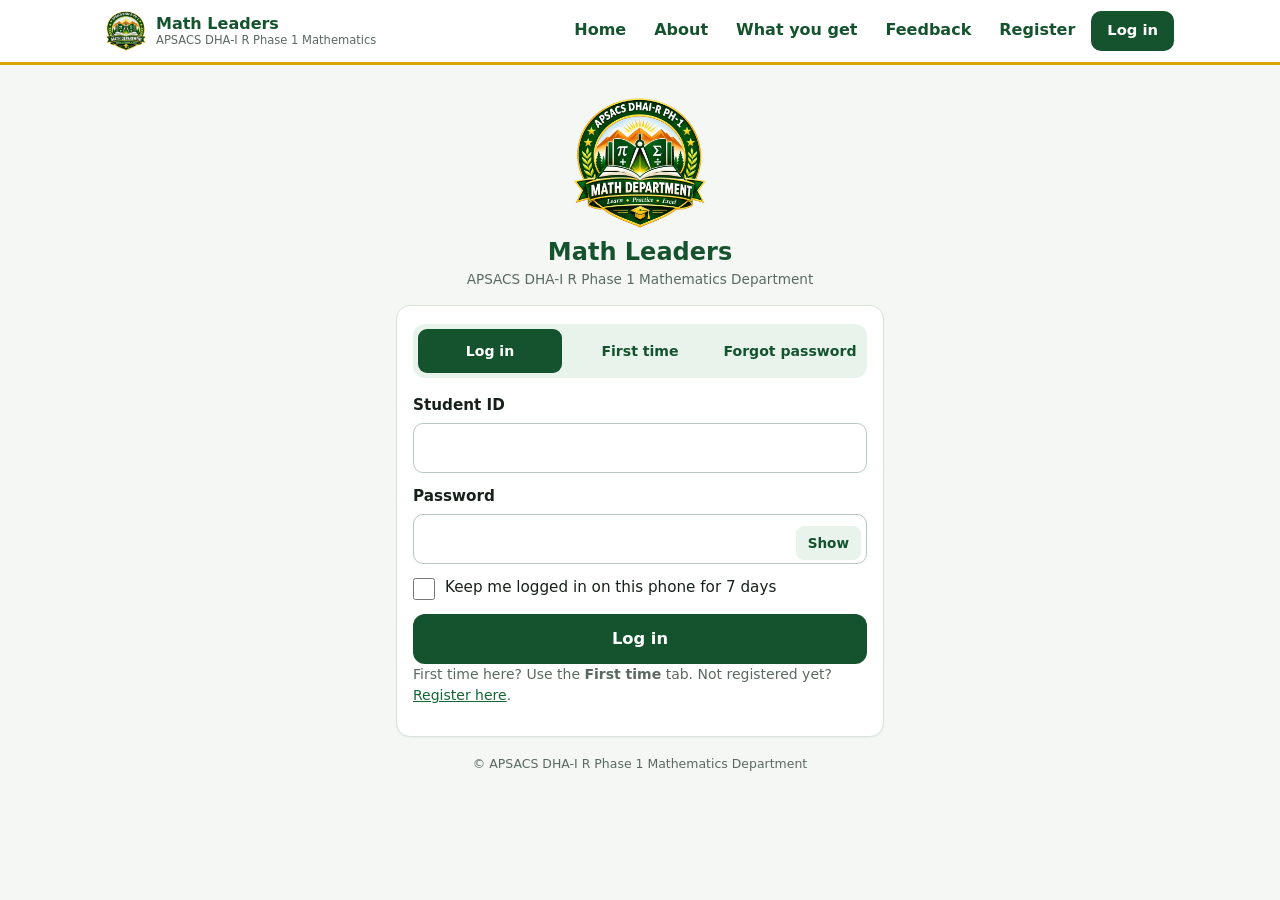
<file: test.html>
<!doctype html>
<html lang="en">
<head>
  <meta charset="utf-8">
  <meta name="viewport" content="width=device-width, initial-scale=1">
  <meta http-equiv="Content-Security-Policy" content="default-src 'self'; script-src 'self'; style-src 'self'; img-src 'self' data:; font-src 'self'; connect-src 'self' https://script.google.com https://script.googleusercontent.com; base-uri 'none'; form-action 'self'; object-src 'none'">
  <meta name="referrer" content="no-referrer">
  <meta name="theme-color" content="#14532d">
  <title>Test — Math Leaders</title>
  <link rel="icon" type="image/png" sizes="32x32" href="assets/img/favicon-32.png">
  <link rel="icon" href="assets/img/favicon.ico">
  <link rel="apple-touch-icon" href="assets/img/apple-touch-icon.png">
  <link rel="stylesheet" href="assets/vendor/katex/katex.min.css">
  <link rel="stylesheet" href="assets/css/main.css">
</head>
<body>
<div class="shell">
  <aside class="side" id="app-side" aria-label="Menu"></aside>
  <div class="shell__body">
    <header class="topbar" id="app-header"></header>
    <main class="wrap wrap--app">
      <div id="loading" class="skeleton" aria-label="Loading"></div>
      <div id="page-msg" role="alert" hidden></div>
      <button class="btn btn--ghost" id="retry" type="button" hidden>Try again</button>

      <!-- 1. before the test -->
      <section id="v-intro" hidden>
        <div class="card">
          <h1 id="i-title">Test</h1>
          <p class="muted" id="i-chapter"></p>
          <div class="test__facts" id="i-facts"></div>
          <p class="small muted" id="i-topics"></p>
        </div>
        <div class="card">
          <h2>Before you start</h2>
          <ul class="steps">
            <li>The clock starts when you press <b>Start</b> and <b>does not stop</b>, even if you close this page.</li>
            <li>You can move between questions and change an answer until you submit.</li>
            <li>When the time is up the test is submitted for you.</li>
            <li id="i-attempts"></li>
            <li>You will not see which answers are right until you submit. After that you see every explanation.</li>
          </ul>
          <div id="i-msg" role="alert" hidden></div>
          <button class="btn" id="i-start" type="button">Start test</button>
          <a class="btn btn--ghost" href="tests.html">Back to tests</a>
        </div>
      </section>

      <!-- 2. answering -->
      <section id="v-run" hidden>
        <div class="runbar" id="runbar">
          <div class="runbar__row">
            <div class="runbar__q" id="r-count" aria-live="polite">Question 1 of 1</div>
            <div class="timer" id="r-timer" role="timer" aria-live="off">⏱ --:--</div>
          </div>
          <div class="progress" aria-hidden="true"><div class="progress__fill" id="r-fill"></div></div>
          <div class="small muted" id="r-answered"></div>
        </div>
        <div id="timer-note" role="status" aria-live="assertive" hidden></div>
        <div class="card qcard">
          <div class="qcard__chips"><span class="chip" id="q-topic"></span><span class="chip chip--diff" id="q-diff"></span><span class="chip chip--marks" id="q-marks"></span><span class="chip chip--id" id="q-id"></span></div>
          <div class="qtext" id="q-text"></div>
          <div id="q-answer" class="qanswer"></div>
          <button class="linkbtn" id="q-clear" type="button" hidden>Clear my answer</button>
        </div>
        <div class="navrow">
          <button class="btn btn--ghost" id="r-prev" type="button">← Back</button>
          <button class="btn" id="r-next" type="button">Next →</button>
        </div>
        <button class="linkbtn" id="r-grid-toggle" type="button" aria-expanded="false">Show all questions</button>
        <div class="grid" id="r-grid" hidden></div>
      </section>

      <!-- 3. review before handing in -->
      <section id="v-review" hidden>
        <div class="card">
          <h2>Ready to hand in?</h2>
          <p id="rv-summary"></p>
          <div id="rv-missing" class="grid"></div>
          <div id="rv-msg" role="alert" hidden></div>
          <button class="btn" id="rv-submit" type="button">Submit my test</button>
          <button class="btn btn--ghost" id="rv-back" type="button">Go back to questions</button>
        </div>
      </section>

      <!-- 4. result -->
      <section id="v-result" hidden>
        <div class="card result" id="res-card"></div>
        <div id="res-more" hidden>
          <div class="card"><h2>Your topics</h2><div id="res-topics"></div></div>
          <div class="card" id="res-diff-card"><h2>By difficulty</h2><div id="res-diff"></div></div>
          <div class="card"><h2>What to practise next</h2><ul class="advice" id="res-advice"></ul></div>
          <div id="res-recheck"></div>
          <div class="card">
            <h2>Your answers</h2>
            <div class="filters" id="res-filters">
              <button class="chipbtn is-on" type="button" data-f="all">All</button>
              <button class="chipbtn" type="button" data-f="wrong">Wrong</button>
              <button class="chipbtn" type="button" data-f="blank">Not answered</button>
            </div>
            <div id="res-answers" class="answers"></div>
          </div>
        </div>
        <a class="btn btn--ghost" href="tests.html">Back to tests</a>
      </section>
    </main>
  </div>
</div>
<div class="scrim" id="scrim" hidden></div>
<script src="assets/vendor/katex/katex.min.js"></script>
<script src="assets/js/config.js"></script>
<script src="assets/js/storage.js"></script>
<script src="assets/js/ui.js"></script>
<script src="assets/js/api.js"></script>
<script src="assets/js/auth.js"></script>
<script src="assets/js/datetime.js"></script>
<script src="assets/js/router.js"></script>
<script src="assets/js/tex.js"></script>
<script src="assets/js/ask.js"></script>
<script src="assets/js/test.js"></script>
</body>
</html>
</file>
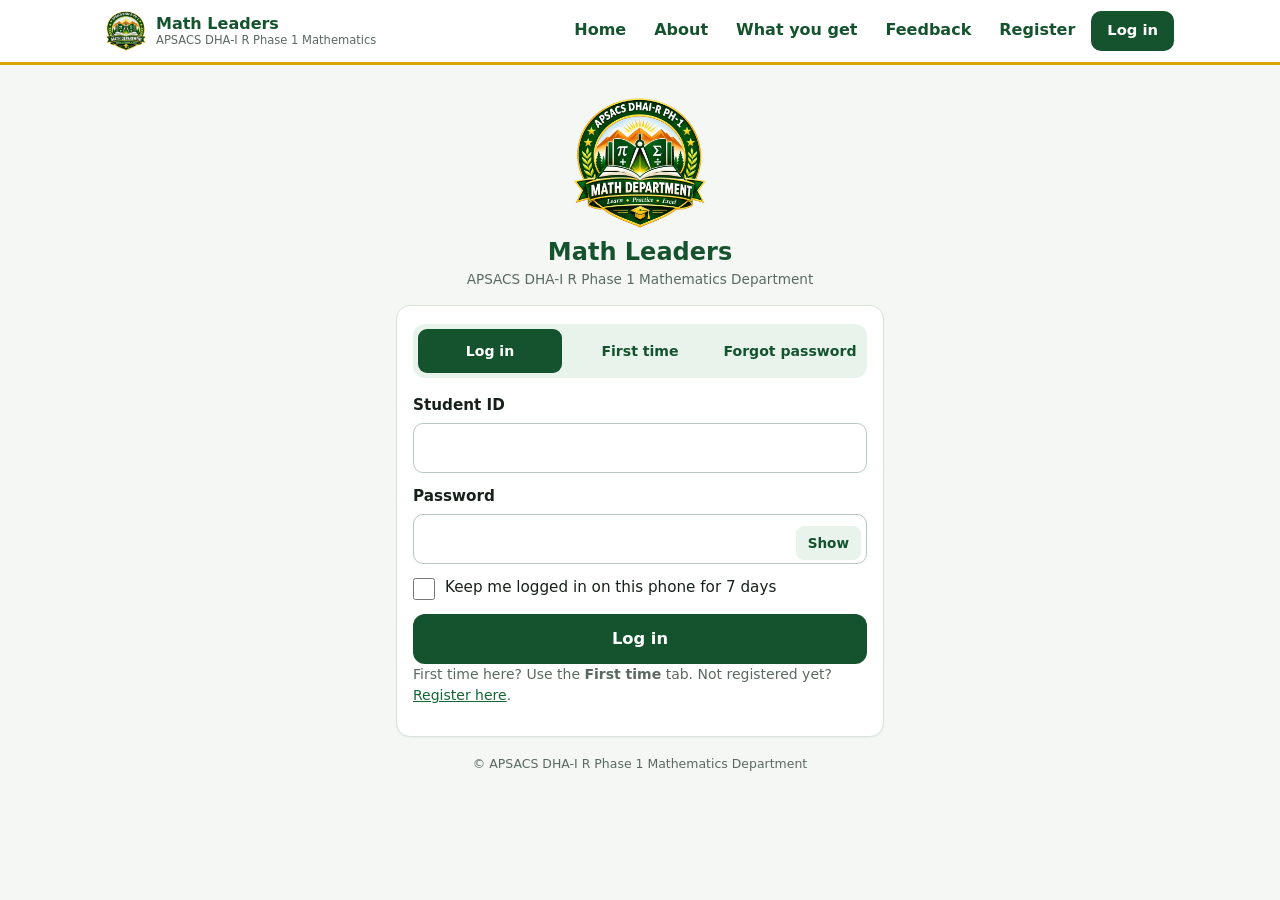
<file: tests.html>
<!doctype html>
<html lang="en">
<head>
  <meta charset="utf-8">
  <meta name="viewport" content="width=device-width, initial-scale=1">
  <meta http-equiv="Content-Security-Policy" content="default-src 'self'; script-src 'self'; style-src 'self'; img-src 'self' data:; connect-src 'self' https://script.google.com https://script.googleusercontent.com; base-uri 'none'; form-action 'self'; object-src 'none'">
  <meta name="referrer" content="no-referrer">
  <meta name="theme-color" content="#14532d">
  <title>Tests — Math Leaders</title>
  <link rel="icon" type="image/png" sizes="32x32" href="assets/img/favicon-32.png">
  <link rel="icon" href="assets/img/favicon.ico">
  <link rel="apple-touch-icon" href="assets/img/apple-touch-icon.png">
  <link rel="stylesheet" href="assets/css/main.css">
</head>
<body>
<div class="shell">
  <aside class="side" id="app-side" aria-label="Menu"></aside>
  <div class="shell__body">
    <header class="topbar" id="app-header"></header>
    <main class="wrap wrap--app">
      <div id="loading" class="skeleton" aria-label="Loading"></div>
      <div id="page-msg" role="alert" hidden></div>
      <button class="btn btn--ghost" id="retry" type="button" hidden>Try again</button>
      <div id="tests-wrap" hidden>
        <div class="card">
          <h1>Tests</h1>
          <p class="muted">Tests set by your teacher. Each test has a time limit, so read the rules before you start. Your result shows what you did well and what to practise next.</p>
        </div>
        <div class="card" id="none-card" hidden>
          <h2>No tests yet</h2>
          <p class="muted">When your teacher sets a test for your class, it will appear here.</p>
        </div>
        <div id="test-list" class="tests"></div>
      </div>
    </main>
  </div>
</div>
<div class="scrim" id="scrim" hidden></div>
<script src="assets/js/config.js"></script>
<script src="assets/js/storage.js"></script>
<script src="assets/js/ui.js"></script>
<script src="assets/js/api.js"></script>
<script src="assets/js/auth.js"></script>
<script src="assets/js/initiative.js"></script>
<script src="assets/js/datetime.js"></script>
<script src="assets/js/router.js"></script>
<script src="assets/js/tests.js"></script>
</body>
</html>
</file>
<file: assets/css/main.css>
/* main.css — Math Leaders (APSACS DHA-I R Phase 1 Mathematics Department)
   Mobile-first. Colours come from the logo: deep green + gold. No inline styles anywhere (strict CSP). */
:root {
  --green: #14532d;
  --green-2: #166534;
  --green-soft: #e8f3ec;
  --gold: #d9a400;
  --gold-soft: #fff6d6;
  --bg: #f4f7f4;
  --card: #ffffff;
  --ink: #17211b;
  --muted: #5a6a61;
  --line: #d9e3dc;
  --ok: #17703f;
  --ok-bg: #e6f4ec;
  --bad: #a8201a;
  --bad-bg: #fdecea;
  --info: #1d4f7a;
  --info-bg: #e8f1fa;
  --radius: 14px;
  --gutter: 16px;
  color-scheme: light;
}
* { box-sizing: border-box; }
html { -webkit-text-size-adjust: 100%; }
body {
  margin: 0; background: var(--bg); color: var(--ink);
  font-family: system-ui, -apple-system, "Segoe UI", Roboto, "Noto Sans", Arial, sans-serif;
  line-height: 1.5; font-size: 16px;
}
[hidden] { display: none !important; }
a { color: var(--green-2); }
h1 { font-size: 1.45rem; line-height: 1.25; margin: 0 0 6px; color: var(--green); }
h2 { font-size: 1.1rem; margin: 0 0 8px; color: var(--green); }
p { margin: 0 0 12px; }
.muted { color: var(--muted); }
.small { font-size: .875rem; }

/* ---------- layout ---------- */
.wrap { max-width: 520px; margin: 0 auto; padding: var(--gutter); padding-bottom: 40px; }
.wrap--auth { padding-bottom: 32px; }
.card { background: var(--card); border: 1px solid var(--line); border-radius: var(--radius); padding: 18px var(--gutter); margin-bottom: 14px; box-shadow: 0 1px 2px rgba(20, 83, 45, .05); }

.header__logo { display: block; flex: none; }
.header__title { font-weight: 800; color: var(--green); line-height: 1.2; }
.header__sub { font-size: .75rem; color: var(--muted); line-height: 1.3; }

.hero { text-align: center; padding: 8px 0 16px; }
.hero__logo { display: block; margin: 0 auto 8px; width: 132px; height: 132px; }
.hero__title { font-size: 1.5rem; font-weight: 800; color: var(--green); margin: 0; }
.hero__dept { font-size: .85rem; color: var(--muted); margin: 2px 0 0; }

/* ---------- forms ---------- */
label, .label { display: block; font-weight: 600; font-size: .95rem; margin-top: 4px; }
.hint { font-size: .82rem; color: var(--muted); margin: 2px 0 6px; }
.input, select.input {
  display: block; width: 100%; padding: 12px; margin: 6px 0 12px;
  border: 1px solid #b8c7bd; border-radius: 10px; background: #fff; color: var(--ink);
  font: inherit; font-size: 1rem; min-height: 46px;
}
.input:focus, select.input:focus, .btn:focus-visible, .tab:focus-visible, .linkbtn:focus-visible, .toggle:focus-visible {
  outline: 3px solid var(--gold); outline-offset: 1px;
}
.input--id { text-transform: uppercase; letter-spacing: .04em; }
.input--pin { letter-spacing: .3em; font-variant-numeric: tabular-nums; }
.field-row { position: relative; }
.field-row .input { padding-right: 70px; }
.toggle { position: absolute; right: 6px; top: 12px; height: 34px; padding: 0 12px; border: 0; border-radius: 8px; background: var(--green-soft); color: var(--green); font: inherit; font-size: .85rem; font-weight: 700; cursor: pointer; }
.check { display: flex; gap: 10px; align-items: flex-start; font-weight: 500; margin: 6px 0 14px; }
.check input { width: 22px; height: 22px; margin: 2px 0 0; flex: none; accent-color: var(--green); }
.trap { position: absolute; left: -9999px; width: 1px; height: 1px; overflow: hidden; }   /* bot trap, never visible */

/* ---------- buttons ---------- */
.btn {
  display: block; width: 100%; border: 0; border-radius: 12px; padding: 13px 16px; min-height: 48px;
  background: var(--green); color: #fff; font: inherit; font-size: 1.02rem; font-weight: 700; cursor: pointer; text-align: center; text-decoration: none;
}
.btn:hover { background: var(--green-2); }
.btn--ghost { background: #fff; color: var(--green); border: 2px solid var(--green); }
.btn--ghost:hover { background: var(--green-soft); }
.btn--gold { background: var(--gold); color: #2b2100; }
.btn:disabled { opacity: .6; cursor: progress; }
.btn + .btn { margin-top: 10px; }
.linkbtn { background: none; border: 0; padding: 6px 0; color: var(--green-2); font: inherit; text-decoration: underline; cursor: pointer; }

/* ---------- tabs (login screen) ---------- */
.tabs { display: flex; gap: 6px; background: var(--green-soft); padding: 5px; border-radius: 12px; margin-bottom: 16px; }
.tab { flex: 1; border: 0; background: transparent; padding: 10px 4px; border-radius: 9px; font: inherit; font-size: .88rem; font-weight: 700; color: var(--green); cursor: pointer; min-height: 44px; }
.tab[aria-selected="true"] { background: var(--green); color: #fff; }

/* ---------- messages ---------- */
.notice { padding: 11px 13px; border-radius: 10px; margin: 12px 0; font-size: .95rem; }
.notice--ok { background: var(--ok-bg); color: var(--ok); }
.notice--bad { background: var(--bad-bg); color: var(--bad); }
.notice--info { background: var(--info-bg); color: var(--info); }

/* ---------- steps ---------- */
.steps { margin: 0 0 12px; padding-left: 20px; }
.steps li { margin-bottom: 4px; }

/* ---------- profile / dashboard ---------- */
.chip { display: inline-block; padding: 3px 10px; border-radius: 99px; background: var(--green-soft); color: var(--green); font-size: .82rem; font-weight: 700; margin-right: 6px; }
.chip--gold { background: var(--gold-soft); color: #6b5200; }
.greet { font-size: 1.35rem; font-weight: 800; color: var(--green); margin: 0 0 4px; }
.kv { display: grid; grid-template-columns: 120px 1fr; gap: 8px 12px; margin: 0; }
.kv dt { color: var(--muted); font-size: .9rem; }
.kv dd { margin: 0; font-weight: 600; word-break: break-word; }
.idbox { font-weight: 800; letter-spacing: .03em; color: var(--green); }
.soon { list-style: none; padding: 0; margin: 0; }
.soon li { padding: 10px 0; border-bottom: 1px solid var(--line); display: flex; justify-content: space-between; gap: 8px; }
.soon li:last-child { border-bottom: 0; }
.soon span:last-child { color: var(--muted); font-size: .85rem; white-space: nowrap; }

.skeleton { height: 96px; border-radius: var(--radius); background: linear-gradient(90deg, #e6ebe7, #f2f5f2, #e6ebe7); background-size: 200% 100%; animation: sk 1.2s infinite; margin-bottom: 14px; }
@keyframes sk { to { background-position: -200% 0; } }

/* ---------- app shell: top bar + sidebar (drawer on phones, fixed on wide screens) ---------- */
.shell { min-height: 100vh; }
.topbar { position: sticky; top: 0; z-index: 10; display: flex; align-items: center; gap: 10px; padding: 8px var(--gutter); background: var(--card); border-bottom: 3px solid var(--gold); }
.topbar__text { min-width: 0; }
.topbar__text .header__sub { white-space: nowrap; overflow: hidden; text-overflow: ellipsis; }
.menu-btn { flex: none; width: 46px; height: 46px; border: 0; border-radius: 12px; background: var(--green-soft); color: var(--green); font-size: 1.5rem; line-height: 1; cursor: pointer; }
.menu-btn:focus-visible, .side__item:focus-visible, .side__logout:focus-visible { outline: 3px solid var(--gold); outline-offset: 2px; }

.side { position: fixed; top: 0; bottom: 0; left: 0; width: 280px; max-width: 86vw; z-index: 30; display: flex; flex-direction: column; overflow-y: auto;
  background: var(--green); color: #fff; padding: 18px 14px calc(14px + env(safe-area-inset-bottom));
  transform: translateX(-100%); visibility: hidden; transition: transform .22s ease, visibility 0s linear .22s; }
body.side-open .side { transform: none; visibility: visible; transition-delay: 0s; }
.scrim { position: fixed; inset: 0; z-index: 20; background: rgba(8, 28, 16, .55); }
body.side-open { overflow: hidden; }

.side__brand { display: flex; align-items: center; gap: 12px; padding: 4px 6px 14px; border-bottom: 1px solid rgba(255, 255, 255, .18); }
.side__brand img { display: block; background: #fff; border-radius: 50%; }
.side__app { font-weight: 800; font-size: 1.15rem; line-height: 1.2; }
.side__dept { font-size: .75rem; opacity: .85; }
.side__user { margin: 14px 6px 8px; padding: 10px 12px; border-radius: 12px; background: rgba(255, 255, 255, .1); }
.side__uname { font-weight: 700; }
.side__umeta { font-size: .82rem; opacity: .85; }
.side__list { list-style: none; margin: 8px 0 0; padding: 0; flex: 1; }
.side__item { display: flex; align-items: center; gap: 12px; padding: 13px 12px; margin: 3px 0; border-radius: 12px; color: #fff; text-decoration: none; font-weight: 600; min-height: 48px; }
a.side__item:hover { background: rgba(255, 255, 255, .12); }
.side__item.is-active { background: var(--gold); color: #2b2100; }
.side__item.is-soon { opacity: .62; cursor: default; }
.side__icon { width: 1.6em; text-align: center; font-size: 1.15rem; }
.side__label { flex: 1; }
.side__tag { font-size: .7rem; font-weight: 700; padding: 2px 8px; border-radius: 99px; background: rgba(255, 255, 255, .2); }
.side__bottom { padding-top: 12px; border-top: 1px solid rgba(255, 255, 255, .18); }
.side__logout { width: 100%; min-height: 46px; border: 2px solid rgba(255, 255, 255, .6); border-radius: 12px; background: transparent; color: #fff; font: inherit; font-weight: 700; cursor: pointer; }
.side__logout:hover { background: rgba(255, 255, 255, .12); }

@media (min-width: 900px) {
  .side { transform: none; visibility: visible; transition: none; }
  .shell__body { margin-left: 280px; }
  .menu-btn { display: none; }
  .scrim { display: none !important; }
  body.side-open { overflow: auto; }
  .wrap--app { max-width: 860px; }
}

/* ---------- dashboard ---------- */
.hello { background: linear-gradient(135deg, var(--green) 0%, var(--green-2) 100%); color: #fff; border: 0; }
.hello .greet { color: #fff; }
.hello .muted { color: rgba(255, 255, 255, .85); }
.hello .chip { background: rgba(255, 255, 255, .18); color: #fff; }
.hello .chip--gold { background: var(--gold); color: #2b2100; }
.tiles { display: grid; grid-template-columns: repeat(3, 1fr); gap: 10px; margin-bottom: 14px; }
.tile { background: var(--card); border: 1px solid var(--line); border-radius: var(--radius); padding: 12px 8px; text-align: center; }
.tile__n { font-size: 1.5rem; font-weight: 800; color: var(--green); line-height: 1.1; }
.tile__l { font-size: .78rem; color: var(--muted); }
.gamelist { list-style: none; margin: 0; padding: 0; }
.gamelist li { display: flex; align-items: center; gap: 12px; padding: 12px 0; border-bottom: 1px solid var(--line); }
.gamelist li:last-child { border-bottom: 0; }
.gamelist__ico { flex: none; width: 44px; height: 44px; border-radius: 12px; background: var(--green-soft); display: grid; place-items: center; font-size: 1.4rem; }
.gamelist__t { font-weight: 700; }
.gamelist__d { font-size: .85rem; color: var(--muted); }
.gamelist__tag { margin-left: auto; font-size: .75rem; font-weight: 700; padding: 3px 10px; border-radius: 99px; background: var(--gold-soft); color: #6b5200; white-space: nowrap; }

.footer { text-align: center; color: var(--muted); font-size: .78rem; padding: 4px 0 24px; }

@media (min-width: 560px) {
  .wrap { padding-top: 24px; }
}
@media (prefers-reduced-motion: reduce) {
  .skeleton { animation: none; }
  .side { transition: none; }
  * { scroll-behavior: auto !important; transition: none !important; }
}

/* Department message card (router.js INITIATIVE) */
.note-card { border-left: 5px solid var(--gold); background: var(--gold-soft); }
.note-card h2 { margin-top: 0; color: var(--green); }
.note-card p { margin: 0 0 8px; }
.note-card p:last-child { margin-bottom: 0; font-weight: 600; color: var(--green); }

/* ================= Stage 6: public Home page, website menu, issues, feedback ================= */
.container { max-width: 980px; margin: 0 auto; padding: 0 var(--gutter); }
.center { text-align: center; }
.tiles--2 { grid-template-columns: repeat(2, 1fr); }
.input--area { min-height: 100px; resize: vertical; font-family: inherit; }
.btn--small { display: inline-block; width: auto; min-height: 40px; padding: 8px 16px; font-size: .92rem; border-radius: 10px; }
.btn--small + .btn--small { margin-top: 0; }
.rowcard { border: 1px solid var(--line); border-radius: 12px; padding: 12px; background: #fff; }
.rowcard__top { display: flex; justify-content: space-between; align-items: flex-start; gap: 10px; }
.rowcard__name { font-weight: 800; font-size: 1.02rem; }
.list { display: grid; gap: 10px; margin-top: 10px; }
.status { flex: none; font-size: .75rem; font-weight: 800; padding: 3px 10px; border-radius: 99px; }
.status--pending { background: var(--gold-soft); color: #6b5200; }
.status--active { background: var(--ok-bg); color: var(--ok); }
.status--suspended { background: var(--bad-bg); color: var(--bad); }
.gamelist__tag--link { text-decoration: none; background: var(--green); color: #fff; }

/* website menu */
.sitenav { position: sticky; top: 0; z-index: 40; background: var(--card); border-bottom: 3px solid var(--gold); }
.sitenav__inner { max-width: 1100px; margin: 0 auto; display: flex; align-items: center; justify-content: space-between; gap: 10px; padding: 8px var(--gutter); position: relative; }
.sitenav__brand { display: flex; align-items: center; gap: 10px; text-decoration: none; color: var(--green); min-width: 0; }
.sitenav__brand img { display: block; flex: none; }
.sitenav__name { display: block; font-weight: 800; line-height: 1.15; }
.sitenav__dept { display: block; font-size: .72rem; color: var(--muted); line-height: 1.25; }
.sitenav__toggle { flex: none; width: 46px; height: 46px; border: 0; border-radius: 12px; background: var(--green-soft); color: var(--green); font-size: 1.4rem; cursor: pointer; }
.sitenav__toggle:focus-visible, .sitenav__link:focus-visible { outline: 3px solid var(--gold); outline-offset: 2px; }
.sitenav__panel { display: none; position: absolute; left: 0; right: 0; top: 100%; background: var(--card); border-bottom: 3px solid var(--gold); box-shadow: 0 10px 20px rgba(8, 28, 16, .12); padding: 8px var(--gutter) 14px; }
.sitenav__panel.is-open { display: block; }
.sitenav__list { list-style: none; margin: 0; padding: 0; display: grid; gap: 4px; }
.sitenav__link { display: block; padding: 12px 10px; border-radius: 10px; text-decoration: none; color: var(--green); font-weight: 700; min-height: 46px; }
.sitenav__link:hover, .sitenav__link.is-active { background: var(--green-soft); }
.sitenav__list .btn--small { display: block; text-align: center; }
@media (min-width: 860px) {
  .sitenav__toggle { display: none; }
  .sitenav__panel { display: block; position: static; background: transparent; border: 0; box-shadow: none; padding: 0; }
  .sitenav__list { display: flex; align-items: center; gap: 4px; }
  .sitenav__link { padding: 10px 12px; }
  .sitenav__list .btn--small { display: inline-block; }
}

/* landing page */
.landing-hero { background: linear-gradient(160deg, var(--green) 0%, var(--green-2) 60%, #1b7a43 100%); color: #fff; text-align: center; padding: 40px 0 44px; }
.landing-hero__logo { display: block; margin: 0 auto 10px; width: 150px; height: 150px; background: #fff; border-radius: 50%; padding: 6px; }
.landing-hero__title { font-size: 2.2rem; font-weight: 800; margin: 6px 0 2px; color: #fff; }
.landing-hero__dept { font-size: 1rem; margin: 0 0 12px; opacity: .92; }
.landing-hero__tag { max-width: 560px; margin: 0 auto 20px; font-size: 1.05rem; opacity: .95; }
.landing-hero__cta { display: grid; gap: 10px; max-width: 340px; margin: 0 auto; }
@media (min-width: 560px) { .landing-hero__cta { grid-template-columns: 1fr 1fr; max-width: 480px; } .landing-hero__title { font-size: 2.8rem; } }
.btn--onhero { background: transparent; color: #fff; border-color: #fff; }
.btn--onhero:hover { background: rgba(255, 255, 255, .14); }
.landing-hero__cta .btn + .btn { margin-top: 0; }

.section { padding: 34px 0; scroll-margin-top: 70px; }
.section--tint { background: var(--green-soft); }
.section__title { font-size: 1.5rem; margin: 0 0 16px; text-align: center; color: var(--green); }
.note-card__t { margin: 0 0 8px; color: var(--green); font-size: 1.1rem; }
.featuregrid { display: grid; gap: 12px; grid-template-columns: 1fr; }
@media (min-width: 600px) { .featuregrid { grid-template-columns: repeat(2, 1fr); } }
@media (min-width: 900px) { .featuregrid { grid-template-columns: repeat(3, 1fr); } }
.feature { background: var(--card); border: 1px solid var(--line); border-radius: var(--radius); padding: 18px 16px; display: flex; flex-direction: column; gap: 6px; }
.feature__ico { font-size: 1.8rem; }
.feature h3 { margin: 0; font-size: 1.05rem; color: var(--green); }
.feature p { margin: 0; color: var(--muted); font-size: .94rem; }
.feature__tag { align-self: flex-start; margin-top: auto; font-size: .75rem; font-weight: 700; padding: 3px 10px; border-radius: 99px; background: var(--gold-soft); color: #6b5200; }
.feature__tag--live { background: var(--ok-bg); color: var(--ok); }
.stepcards { list-style: none; margin: 0 0 18px; padding: 0; display: grid; gap: 12px; }
@media (min-width: 760px) { .stepcards { grid-template-columns: repeat(3, 1fr); } }
.stepcard { display: flex; gap: 14px; background: var(--card); border: 1px solid var(--line); border-radius: var(--radius); padding: 16px; }
.stepcard__n { flex: none; width: 38px; height: 38px; border-radius: 50%; background: var(--gold); color: #2b2100; font-weight: 800; display: grid; place-items: center; }
.stepcard h3 { margin: 0 0 4px; font-size: 1.02rem; color: var(--green); }
.stepcard p { margin: 0; color: var(--muted); font-size: .94rem; }
.voices { display: grid; gap: 12px; grid-template-columns: 1fr; }
@media (min-width: 700px) { .voices:not(.voices--list) { grid-template-columns: repeat(2, 1fr); } }
.voice { margin: 0; background: var(--card); border: 1px solid var(--line); border-left: 5px solid var(--gold); border-radius: var(--radius); padding: 14px 16px; }
.voice blockquote { margin: 0 0 8px; white-space: pre-wrap; }
.voice figcaption { font-size: .88rem; font-weight: 700; color: var(--green); }
.sitefooter { background: var(--green); color: #fff; text-align: center; padding: 26px 0 30px; }
.sitefooter img { background: #fff; border-radius: 50%; }
.sitefooter p { margin: 8px 0 0; }
.sitefooter a { color: #fff; }

/* issues + feedback */
.quote { white-space: pre-wrap; margin: 8px 0 0; padding: 10px 12px; background: var(--gold-soft); border-left: 4px solid var(--gold); border-radius: 8px; }
.issues { display: grid; gap: 12px; margin-bottom: 14px; }
.issue { border: 1px solid var(--line); border-left: 6px solid var(--gold); border-radius: 12px; padding: 14px; background: #fff; }
.issue--minor { border-left-color: #8bb89a; }
.issue--moderate { border-left-color: var(--gold); }
.issue--serious { border-left-color: var(--bad); }
.issue__when { margin: 8px 0; }
.issue__desc { white-space: pre-wrap; margin: 6px 0 10px; padding: 8px 10px; background: var(--bg); border-radius: 8px; }
.tl { list-style: none; margin: 6px 0 0; padding: 0 0 0 14px; border-left: 3px solid var(--green-soft); }
.tl__item { position: relative; padding: 4px 0 10px 12px; }
.tl__item::before { content: ""; position: absolute; left: -22px; top: 10px; width: 11px; height: 11px; border-radius: 50%; background: var(--green); border: 2px solid #fff; }
.tl__note { white-space: pre-wrap; margin: 2px 0; }

/* ---------- tests (Stage 7) ---------- */
.tests { display: grid; gap: 12px; margin-bottom: 14px; }
.test__facts { display: flex; flex-wrap: wrap; gap: 6px; margin: 8px 0; }
.test__facts .chip { margin-right: 0; }
.test__actions { display: flex; flex-wrap: wrap; gap: 8px; margin-top: 10px; }
.test__last { margin: 6px 0 0; font-weight: 700; color: var(--green); }

/* sticky bar: question counter, countdown, progress */
.runbar { position: sticky; top: 0; z-index: 5; background: var(--bg); padding: 8px 0 6px; margin-bottom: 8px; border-bottom: 1px solid var(--line); }
.runbar__row { display: flex; justify-content: space-between; align-items: center; gap: 10px; }
.runbar__q { font-weight: 800; }
.timer { font-variant-numeric: tabular-nums; font-weight: 800; font-size: 1.15rem; padding: 4px 12px; border-radius: 99px; background: var(--green-soft); color: var(--green); }
.timer--warn { background: var(--gold-soft); color: #6b5200; }
.timer--danger { background: var(--bad-bg); color: var(--bad); }
.progress { height: 8px; border-radius: 99px; background: var(--line); margin: 8px 0 4px; overflow: hidden; }
.progress__fill { height: 100%; width: 0; background: var(--green-2, var(--green)); border-radius: 99px; transition: width .25s; }

.qcard__chips { display: flex; flex-wrap: wrap; gap: 6px; margin-bottom: 10px; }
.qcard__chips .chip { margin-right: 0; }
.chip--easy { background: var(--ok-bg); color: var(--ok); }
.chip--medium { background: var(--gold-soft); color: #6b5200; }
.chip--challenging { background: var(--bad-bg); color: var(--bad); }
.qtext { font-size: 1.12rem; line-height: 1.55; white-space: pre-wrap; overflow-wrap: anywhere; margin-bottom: 14px; }
.qtext--sm { font-size: 1rem; margin-bottom: 8px; }
.tex .katex-display { margin: .5em 0; overflow-x: auto; overflow-y: hidden; }
.tex--display { display: block; }
.qanswer { margin-bottom: 6px; }

.opts { display: grid; gap: 10px; }
.opts--row { grid-template-columns: repeat(3, 1fr); }
.opt { display: flex; align-items: center; gap: 12px; text-align: left; width: 100%; min-height: 52px; padding: 10px 14px; border: 2px solid var(--line); border-radius: 12px; background: #fff; color: var(--ink); font: inherit; cursor: pointer; }
.opts--row .opt { justify-content: center; font-size: 1.3rem; font-weight: 800; }
.opt:hover { border-color: #8bb89a; }
.opt:focus-visible { outline: 3px solid var(--gold); outline-offset: 2px; }
.opt__l { flex: none; width: 30px; height: 30px; border-radius: 50%; background: var(--green-soft); color: var(--green); font-weight: 800; display: inline-flex; align-items: center; justify-content: center; }
.opt__t { flex: 1; overflow-wrap: anywhere; }
.opt.is-picked { border-color: var(--green); background: var(--green-soft); }
.opt.is-picked .opt__l { background: var(--green); color: #fff; }
.input--answer { font-size: 1.3rem; font-weight: 700; text-align: center; }

.chips2 { display: flex; flex-wrap: wrap; gap: 8px; margin: 6px 0 12px; }
.chipbtn { border: 2px solid var(--line); background: #fff; color: var(--ink); border-radius: 99px; padding: 6px 14px; font: inherit; font-weight: 700; cursor: pointer; min-height: 40px; }
.chipbtn.is-on { background: var(--green); border-color: var(--green); color: #fff; }
.chipbtn--big { font-size: 1.15rem; min-width: 64px; }
.chipbtn.is-used { opacity: .35; cursor: default; }
.slots { list-style: none; margin: 6px 0 0; padding: 0; display: flex; flex-wrap: wrap; gap: 8px; }
.slot { min-width: 64px; min-height: 44px; border: 2px dashed var(--line); border-radius: 12px; display: flex; align-items: center; justify-content: center; color: var(--muted); }
.slot.is-filled { border-style: solid; border-color: var(--green); background: var(--green-soft); }
.slot__b { background: none; border: 0; font: inherit; font-weight: 800; font-size: 1.1rem; padding: 8px 12px; cursor: pointer; color: var(--green); }

.navrow { display: grid; grid-template-columns: 1fr 1fr; gap: 10px; margin-bottom: 8px; }
.navrow .btn { margin-top: 0; }
.grid { display: grid; grid-template-columns: repeat(auto-fill, minmax(44px, 1fr)); gap: 8px; margin: 8px 0 14px; }
.gcell { min-height: 44px; border-radius: 10px; border: 2px solid var(--line); background: #fff; font: inherit; font-weight: 800; cursor: pointer; color: var(--ink); }
.gcell.is-done { background: var(--green-soft); border-color: #8bb89a; color: var(--green); }
.gcell.is-here { border-color: var(--green); box-shadow: 0 0 0 2px var(--green); }

/* result */
.result h2 { margin-top: 4px; }
.result__score { display: flex; align-items: baseline; gap: 14px; margin: 6px 0; }
.result__n { font-size: 2.4rem; font-weight: 900; color: var(--green); }
.result__p { font-size: 1.5rem; font-weight: 800; color: var(--muted); }
.bar { margin-bottom: 12px; }
.bar__top { display: flex; justify-content: space-between; gap: 8px; font-size: .95rem; margin-bottom: 4px; }
.bar__l { font-weight: 700; }
.bar__v { color: var(--muted); font-variant-numeric: tabular-nums; white-space: nowrap; }
.bar__track { height: 12px; background: var(--line); border-radius: 99px; overflow: hidden; }
.bar__fill { height: 100%; border-radius: 99px; background: var(--ok); }
.bar--mid .bar__fill { background: var(--gold); }
.bar--low .bar__fill { background: var(--bad); }
.advice { margin: 0; padding-left: 20px; }
.advice li { margin-bottom: 10px; }
.filters { display: flex; flex-wrap: wrap; gap: 8px; margin-bottom: 12px; }
.answers { display: grid; gap: 12px; }
.ans { border: 1px solid var(--line); border-left: 6px solid var(--line); border-radius: 12px; padding: 12px; background: #fff; }
.ans--right { border-left-color: var(--ok); }
.ans--wrong { border-left-color: var(--bad); }
.ans--blank { border-left-color: var(--gold); }
.ans--pending { border-left-color: var(--info); }
.ans--partial { border-left-color: var(--gold); }
.ans--pending .ans__s { color: var(--info); }
.ans--partial .ans__s { color: #6b5200; }
.ans__written { white-space: pre-wrap; overflow-wrap: anywhere; }
.ans__remark { margin-top: 8px; padding: 8px 10px; background: var(--gold-soft); color: #4a3a00; border-radius: 8px; overflow-wrap: anywhere; }
.chip--marks { background: var(--gold-soft); color: #6b5200; }
.input--written { width: 100%; min-height: 120px; font: inherit; line-height: 1.45; resize: vertical; text-align: left; }
.written__count { text-align: right; margin: 4px 0 0; }
.ans__top { display: flex; flex-wrap: wrap; align-items: center; gap: 8px; margin-bottom: 8px; }
.ans__n { font-weight: 900; }
.ans__s { font-weight: 800; font-size: .9rem; }
.ans--right .ans__s { color: var(--ok); }
.ans--wrong .ans__s { color: var(--bad); }
.ans--blank .ans__s { color: #6b5200; }
.ans__line { margin: 4px 0; overflow-wrap: anywhere; }
.ans__line--right { color: var(--ok); }
.ans__why { margin-top: 8px; padding: 8px 10px; background: var(--info-bg); color: var(--info); border-radius: 8px; overflow-wrap: anywhere; }
@media (prefers-reduced-motion: reduce) { .progress__fill { transition: none; } }

/* ---- Update 8 step 1: SVG icons + logo lightbox ---- */
.icon { display: inline-block; width: 1em; height: 1em; vertical-align: -0.15em; flex: none; }
.side__icon { display: inline-flex; align-items: center; justify-content: center; }
.side__icon .icon { width: 1.25rem; height: 1.25rem; vertical-align: 0; }
.menu-btn, .sitenav__toggle { display: inline-flex; align-items: center; justify-content: center; }
@media (min-width: 900px) { .menu-btn { display: none; } }   /* keeps the wide-screen rule above winning */
@media (min-width: 860px) { .sitenav__toggle { display: none; } }
.menu-btn .icon, .sitenav__toggle .icon { width: 1.5rem; height: 1.5rem; vertical-align: 0; }
.feature__ico { display: inline-flex; color: var(--green); }
.feature__ico .icon { width: 1.9rem; height: 1.9rem; vertical-align: 0; }
.gamelist__ico { color: var(--green); }
.gamelist__ico .icon { width: 1.5rem; height: 1.5rem; vertical-align: 0; }
.result h2 .icon, .card h2 .icon { color: var(--gold); width: 1.15em; height: 1.15em; margin-right: 4px; }
.header__logo, .side__brand img, .hero__logo, .landing-hero__logo { cursor: zoom-in; }
.lightbox { position: fixed; inset: 0; z-index: 1000; background: rgba(10, 24, 16, .88); display: flex; flex-direction: column; align-items: center; justify-content: center; gap: 14px; padding: 20px; cursor: zoom-out; outline: none; }
.lightbox__img { width: min(86vw, 420px); height: auto; aspect-ratio: 1 / 1; background: #fff; border-radius: 50%; padding: 8px; box-shadow: 0 10px 40px rgba(0, 0, 0, .45); }
.lightbox__hint { color: #e8f3ec; font-size: .9rem; }
body.lightbox-open { overflow: hidden; }

/* build 10: small question-ID chip on every test question */
.chip--id { background: #eef1f4; color: #4b5563; font-weight: 600; font-size: .74rem; letter-spacing: .02em; font-variant-numeric: tabular-nums; }

/* Update 8 step 5: help & requests */
.status--archived { background: #e8ecef; color: #44505a; }
.rowcard--new { border-color: var(--green); box-shadow: 0 0 0 2px var(--ok-bg); }
.rowcard > * + * { margin-top: 8px; }
.actions { display: flex; flex-wrap: wrap; gap: 8px; margin-top: 8px; }
.ask { margin-top: 8px; }
.ask__form { margin-top: 8px; display: grid; gap: 8px; }
.ask__form .btn--small { justify-self: start; }
.checks { display: flex; flex-wrap: wrap; gap: 6px 14px; }
.check--inline { margin: 2px 0; }
.check--inline span { font-weight: 600; }
#a-send { margin-top: 10px; }

/* Update 8 steps 6-7: practice, exercises, videos, teacher's notes */
.pq > * + * { margin-top: 10px; }
.pq__area { margin-top: 4px; }
.pq__verdict { margin: 8px 0 0; }
.pq__reveal { display: grid; gap: 8px; }
.pq__ans { margin: 0; overflow-wrap: anywhere; font-weight: 600; }
.opt.is-right { border-color: var(--ok); background: var(--ok-bg); }
.opt.is-wrong { border-color: var(--bad); background: var(--bad-bg); opacity: .8; }
.opt:disabled { cursor: default; }
.video { margin-top: 8px; }
.video__frame { margin-top: 8px; position: relative; width: 100%; aspect-ratio: 16 / 9; background: #000; border-radius: 12px; overflow: hidden; }
.video__frame iframe { position: absolute; inset: 0; width: 100%; height: 100%; border: 0; }
.colbtn { display: flex; flex-direction: column; align-items: flex-start; gap: 2px; width: 100%; text-align: left; padding: 12px 14px; border: 2px solid var(--line); border-radius: 12px; background: #fff; color: var(--ink); font: inherit; cursor: pointer; min-height: 52px; }
.colbtn:hover { border-color: #8bb89a; }
.colbtn:focus-visible { outline: 3px solid var(--gold); outline-offset: 2px; }
.colbtn__t { font-weight: 800; }
.chipbtn:disabled { cursor: default; }

/* ---- Step 9.4: Weekly report ---- */
.lockbanner { display: flex; gap: 12px; align-items: flex-start; border-left: 5px solid var(--gold); background: var(--gold-soft); }
.lockbanner__ico { flex: none; font-size: 1.6rem; color: var(--green); line-height: 1; }
.reports { display: grid; gap: 12px; }
.acc { padding: 0; overflow: hidden; }
.acc > * + * { margin-top: 0; }
.acc__head { display: flex; justify-content: space-between; align-items: center; gap: 10px; width: 100%; padding: 12px; border: 0; background: #fff; color: inherit; font: inherit; text-align: left; cursor: pointer; }
.acc__head:hover { background: var(--green-soft); }
.acc__head:focus-visible { outline: 3px solid var(--gold); outline-offset: -3px; }
.acc__right { display: flex; flex-wrap: wrap; justify-content: flex-end; align-items: center; gap: 6px; }
.acc__body { padding: 4px 14px 16px; border-top: 1px solid var(--line); }
.acc--latest { border-color: var(--green); box-shadow: 0 0 0 2px var(--ok-bg); }
.score { display: inline-flex; align-items: center; justify-content: center; min-width: 72px; padding: 8px 12px; border-radius: 14px; font-weight: 900; font-size: 1.6rem; font-variant-numeric: tabular-nums; }
.score--small { min-width: 0; padding: 2px 10px; font-size: .95rem; border-radius: 99px; }
.score--excellent, .score--good { background: var(--ok-bg); color: var(--ok); }
.score--mid { background: var(--gold-soft); color: #6b5200; }
.score--low { background: var(--bad-bg); color: var(--bad); }
.rep__sec { margin-top: 16px; }
.rep__h { margin: 0 0 8px; font-size: 1rem; color: var(--green); }
.rep__score { display: flex; align-items: center; gap: 14px; margin-bottom: 12px; }
.rep__trend { margin-top: 4px; }
.rep__line { margin: 0 0 8px; overflow-wrap: anywhere; }
.rep__item { margin-bottom: 10px; }
.rep__item .bar { margin-bottom: 2px; }
.rep__note { color: #6b5200; }
.rep__ul { margin: 0; padding-left: 20px; }
.rep__foot { margin-top: 18px; }
.rep__how { margin-top: 12px; border: 1px solid var(--line); border-radius: 10px; padding: 8px 12px; background: var(--info-bg); }
.rep__how summary { cursor: pointer; font-weight: 700; color: var(--info); }
.rep__how p { margin-top: 8px; }
.rep__confirm { margin-top: 18px; padding-top: 12px; border-top: 2px dashed var(--line); }
.rep__end { text-align: center; margin-bottom: 12px; }
.rep__read { margin-top: 14px; padding: 10px 12px; border-radius: 10px; background: var(--ok-bg); color: var(--ok); }
.rep__read p { margin: 0 0 4px; }
.dbars { display: grid; grid-template-columns: repeat(8, 1fr); gap: 6px; align-items: end; }
.dbars__col { display: flex; flex-direction: column; align-items: stretch; gap: 3px; text-align: center; }
.dbars__n { font-size: .75rem; color: var(--muted); font-variant-numeric: tabular-nums; }
.dbars__track { height: 72px; display: flex; align-items: flex-end; background: var(--line); border-radius: 6px; overflow: hidden; }
.dbars__bar { width: 100%; background: var(--ok); border-radius: 6px 6px 0 0; }
.dbars__lab { font-size: .72rem; color: var(--muted); }
@media print { .side, .topbar, .acc__head .status, .rep__confirm { display: none !important; } .acc__body[hidden] { display: block !important; } }

/* Step 9.6: order questions whose pieces are long (solution steps written in LaTeX) go one under the other, numbered. */
.chips2--steps { flex-direction: column; align-items: stretch; }
.chips2--steps .chipbtn { border-radius: 14px; text-align: left; white-space: normal; font-weight: 600; font-size: 1.05rem; padding: 8px 14px; }
.slots--steps { flex-direction: column; counter-reset: stepno; }
.slots--steps .slot { justify-content: flex-start; align-items: center; padding: 2px 10px; min-width: 0; }
.slots--steps .slot.is-filled { text-align: left; }
.slots--steps .slot__b { text-align: left; font-weight: 600; white-space: normal; }
.chipbtn .katex, .slot__b .katex { font-size: 1.05em; }
</file>
